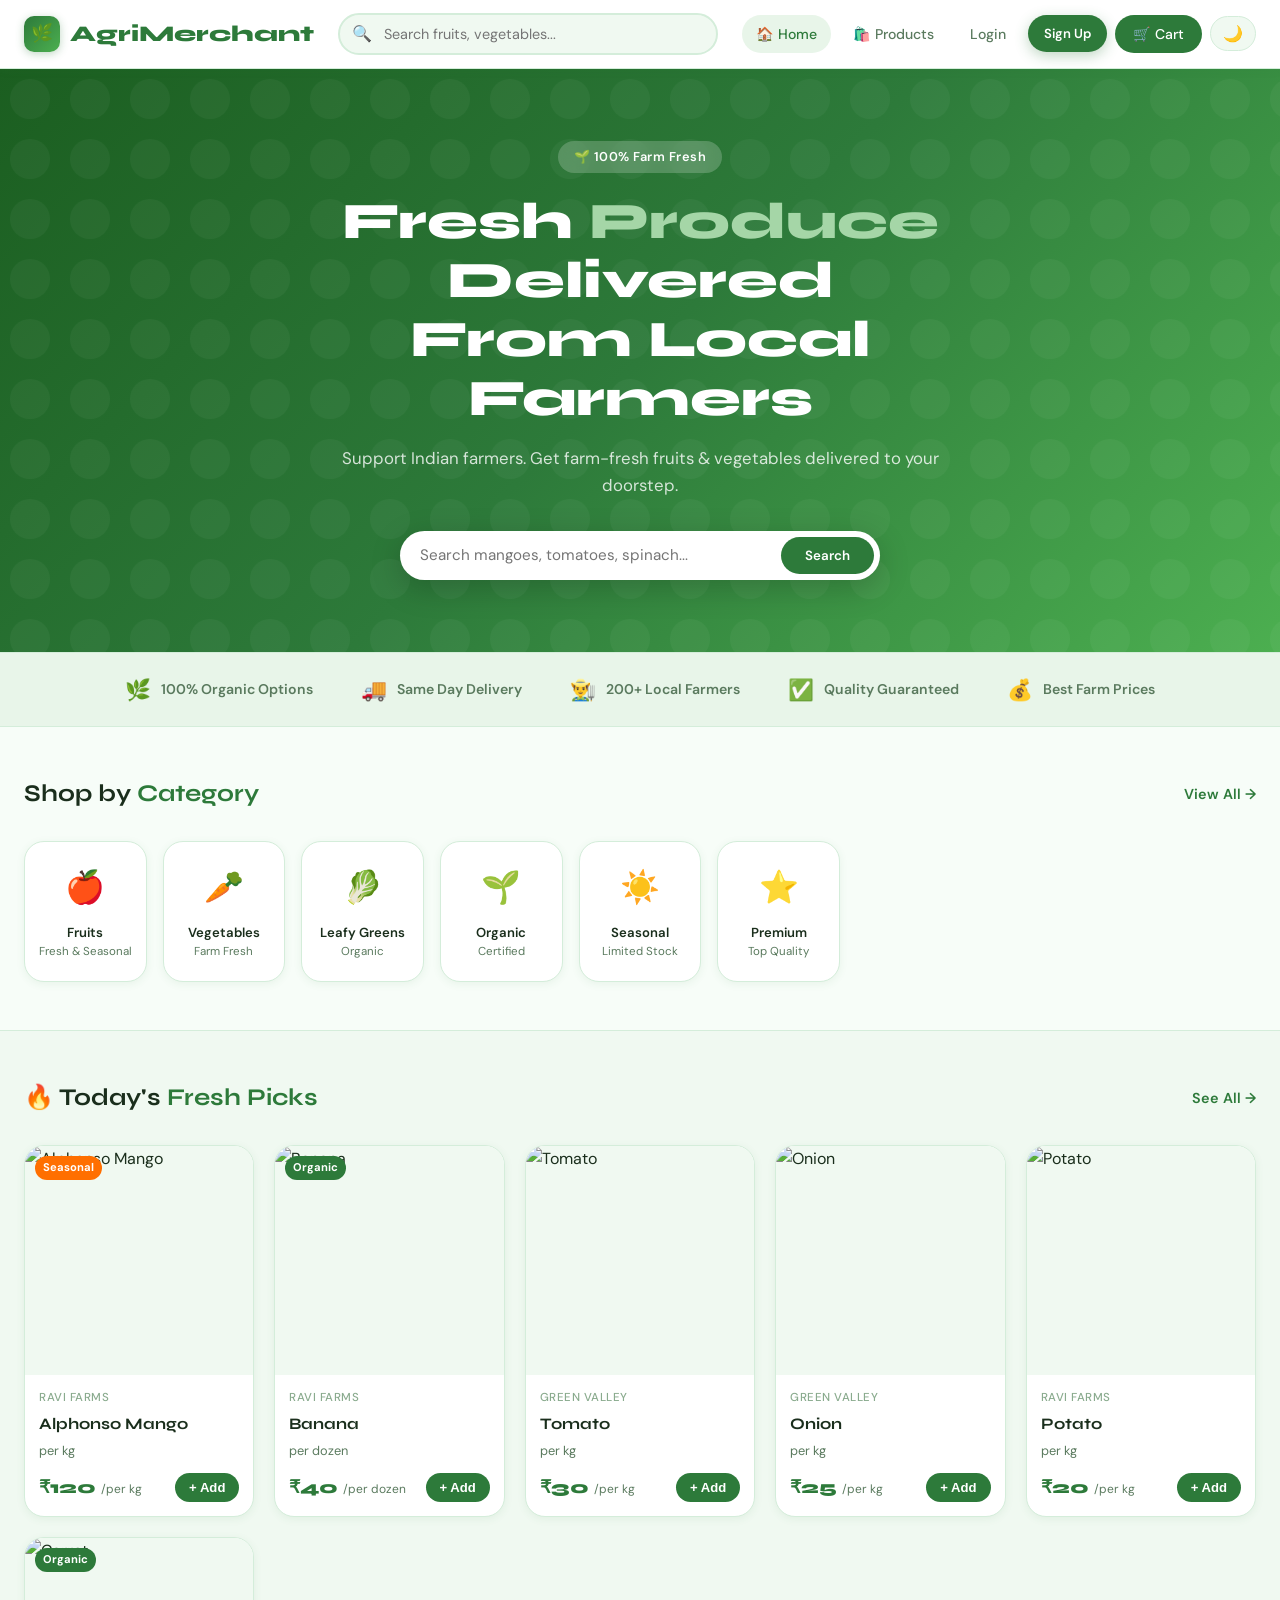
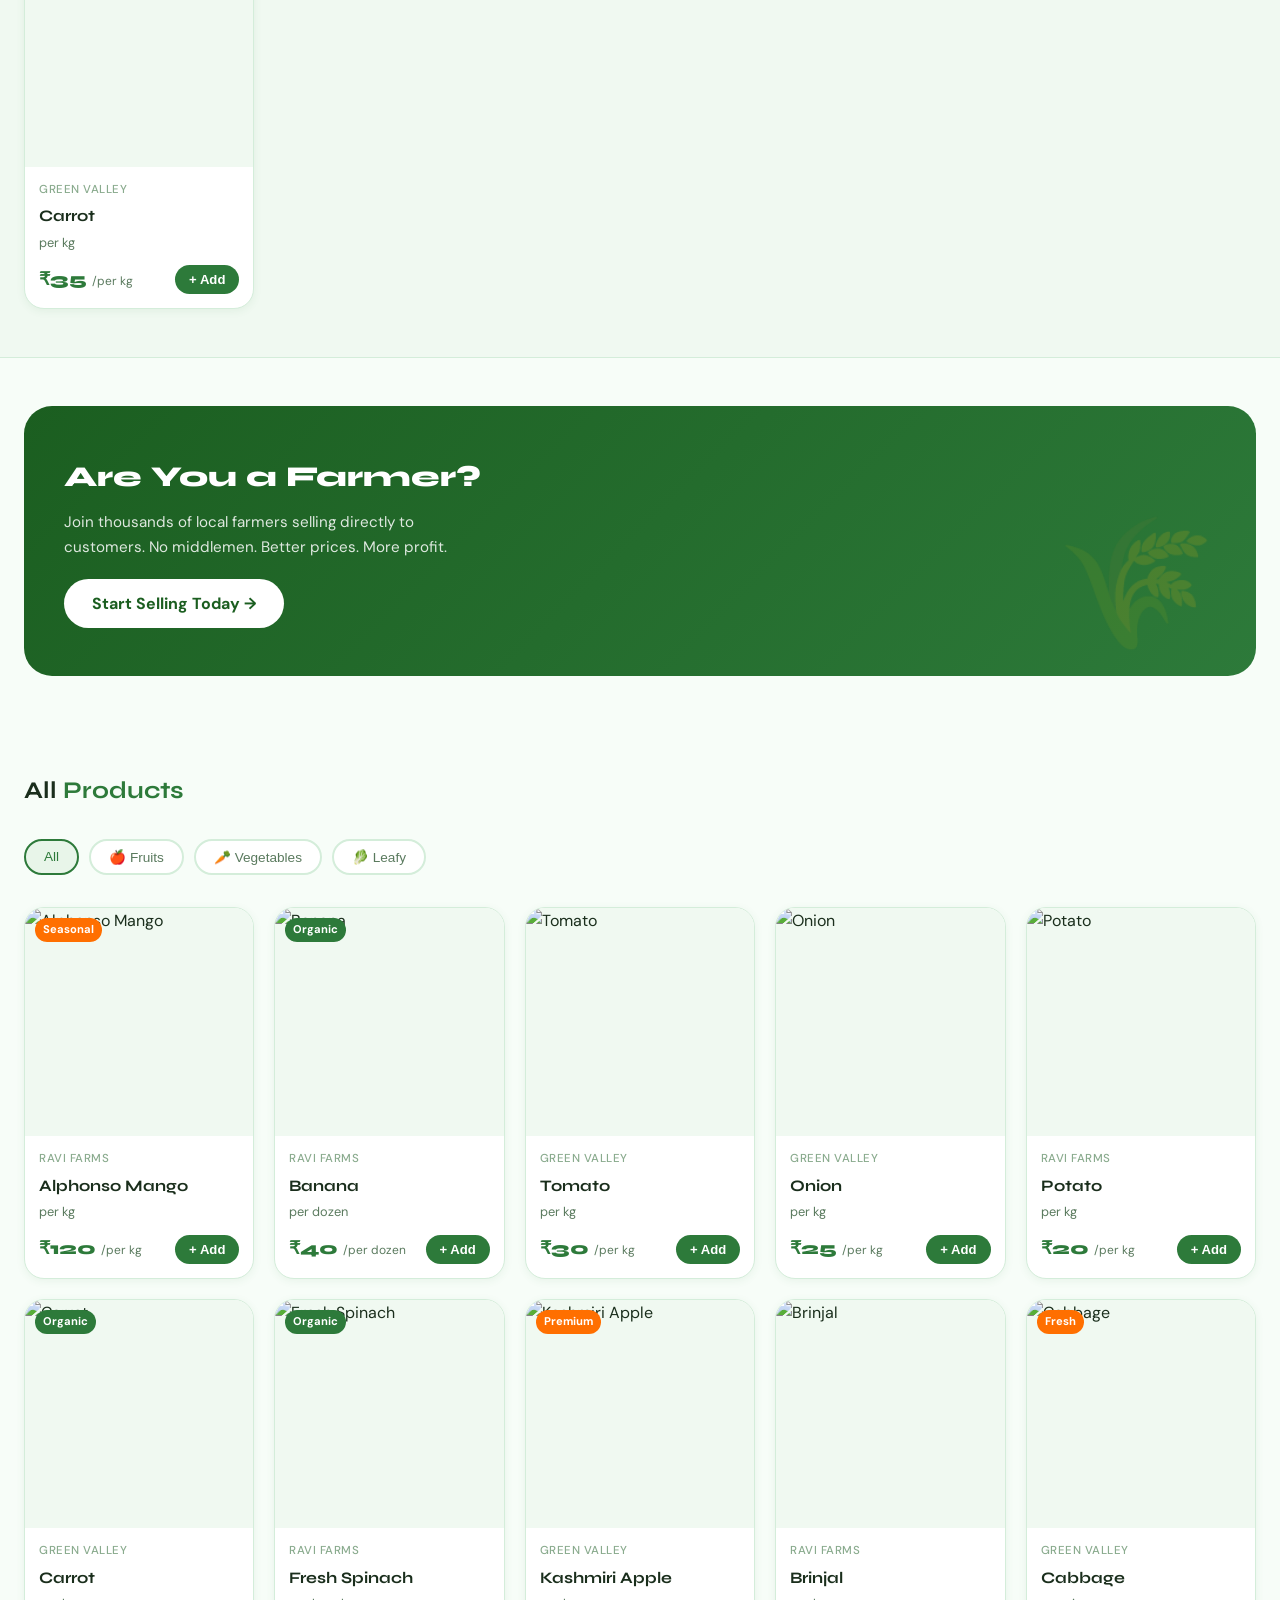
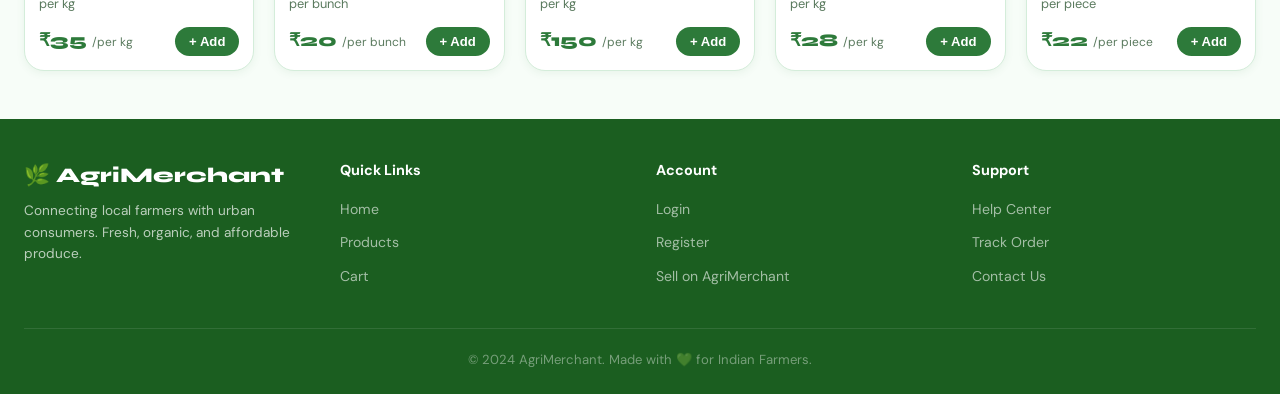
<file: index.html>
<!DOCTYPE html>
<html lang="en">
<head>
  <meta charset="UTF-8">
  <meta name="viewport" content="width=device-width, initial-scale=1.0">
  <title>AgriMerchant – Fresh From Farm to You</title>
  <link rel="stylesheet" href="styles.css">
  <style>
    .categories-scroll {
      display: grid;
      grid-template-columns: repeat(auto-fill, minmax(120px, 1fr));
      gap: 16px;
      margin-bottom: 0;
    }
    .cat-card {
      background: var(--white);
      border: 1px solid var(--border);
      border-radius: var(--radius-lg);
      padding: 20px 12px;
      text-align: center;
      cursor: pointer;
      transition: all var(--transition);
      box-shadow: var(--shadow-sm);
      text-decoration: none;
      display: block;
    }
    .cat-card:hover {
      transform: translateY(-4px);
      box-shadow: var(--shadow-md);
      border-color: var(--primary-light);
      background: var(--primary-pale);
    }
    .cat-icon { font-size: 2rem; margin-bottom: 8px; }
    .cat-name { font-size: 0.82rem; font-weight: 600; color: var(--text); }
    .cat-count { font-size: 0.72rem; color: var(--text-muted); }

    .trust-strip {
      background: var(--primary-pale);
      border-top: 1px solid var(--border);
      border-bottom: 1px solid var(--border);
      padding: 20px 24px;
    }
    .trust-items {
      max-width: 1280px;
      margin: 0 auto;
      display: flex;
      justify-content: center;
      gap: 48px;
      flex-wrap: wrap;
    }
    .trust-item {
      display: flex;
      align-items: center;
      gap: 10px;
      font-size: 0.88rem;
      font-weight: 600;
      color: var(--text-muted);
    }
    .trust-item span { font-size: 1.3rem; }

    .vendor-cta {
      background: linear-gradient(135deg, var(--primary-dark), var(--primary));
      border-radius: var(--radius-xl);
      padding: 48px 40px;
      color: white;
      display: flex;
      align-items: center;
      justify-content: space-between;
      gap: 24px;
      overflow: hidden;
      position: relative;
    }
    .vendor-cta::before {
      content: '🌾';
      position: absolute;
      right: 40px;
      bottom: -10px;
      font-size: 8rem;
      opacity: 0.15;
    }
    .vendor-cta h2 {
      font-family: var(--font-display);
      font-size: 1.8rem;
      font-weight: 800;
      margin-bottom: 10px;
    }
    .vendor-cta p { opacity: 0.85; max-width: 400px; font-size: 0.95rem; }
    .btn-white {
      background: white;
      color: var(--primary-dark);
      font-weight: 700;
      padding: 12px 28px;
      border-radius: 50px;
      text-decoration: none;
      display: inline-block;
      margin-top: 20px;
      transition: all var(--transition);
      font-family: var(--font-body);
    }
    .btn-white:hover { transform: scale(1.05); box-shadow: 0 4px 20px rgba(0,0,0,0.2); }

    @media(max-width: 640px) {
      .vendor-cta { flex-direction: column; text-align: center; }
      .vendor-cta::before { display: none; }
      .trust-items { gap: 24px; }
    }
  </style>
</head>
<body>

<!-- NAVBAR -->
<nav class="navbar">
  <div class="nav-inner">
    <a href="index.html" class="nav-logo">
      <div class="nav-logo-icon">🌿</div>
      AgriMerchant
    </a>
    <div class="nav-search">
      <span class="nav-search-icon">🔍</span>
      <input type="text" placeholder="Search fruits, vegetables..." id="nav-search-input" oninput="navSearch(this.value)">
    </div>
    <div class="nav-links" id="nav-links-wrap">
      <a href="index.html" class="nav-link active">🏠 Home</a>
      <a href="products.html" class="nav-link">🛍️ Products</a>
      <div id="nav-auth-links" class="flex items-center gap-2" style="display:contents"></div>
      <a href="cart.html" class="nav-link nav-cart-btn">
        🛒 Cart
        <span class="cart-badge" style="display:none">0</span>
      </a>
      <button class="dark-toggle">🌙</button>
    </div>
    <button class="hamburger" id="hamburger-btn">
      <span></span><span></span><span></span>
    </button>
  </div>
</nav>

<!-- HERO -->
<section class="hero">
  <div class="hero-content">
    <div class="hero-tag">🌱 100% Farm Fresh</div>
    <h1>Fresh <span>Produce</span> Delivered From Local Farmers</h1>
    <p>Support Indian farmers. Get farm-fresh fruits & vegetables delivered to your doorstep.</p>
    <div class="hero-search">
      <input type="text" placeholder="Search mangoes, tomatoes, spinach..." id="hero-search-input">
      <button onclick="heroSearch()">Search</button>
    </div>
  </div>
</section>

<!-- TRUST STRIP -->
<div class="trust-strip">
  <div class="trust-items">
    <div class="trust-item"><span>🌿</span> 100% Organic Options</div>
    <div class="trust-item"><span>🚚</span> Same Day Delivery</div>
    <div class="trust-item"><span>👨‍🌾</span> 200+ Local Farmers</div>
    <div class="trust-item"><span>✅</span> Quality Guaranteed</div>
    <div class="trust-item"><span>💰</span> Best Farm Prices</div>
  </div>
</div>

<!-- CATEGORIES -->
<section class="section">
  <div class="container">
    <div class="section-header">
      <h2 class="section-title">Shop by <span>Category</span></h2>
      <a href="products.html" class="see-all">View All →</a>
    </div>
    <div class="categories-scroll">
      <a href="products.html?cat=Fruits" class="cat-card">
        <div class="cat-icon">🍎</div>
        <div class="cat-name">Fruits</div>
        <div class="cat-count">Fresh & Seasonal</div>
      </a>
      <a href="products.html?cat=Vegetables" class="cat-card">
        <div class="cat-icon">🥕</div>
        <div class="cat-name">Vegetables</div>
        <div class="cat-count">Farm Fresh</div>
      </a>
      <a href="products.html?cat=Leafy" class="cat-card">
        <div class="cat-icon">🥬</div>
        <div class="cat-name">Leafy Greens</div>
        <div class="cat-count">Organic</div>
      </a>
      <a href="products.html?badge=Organic" class="cat-card">
        <div class="cat-icon">🌱</div>
        <div class="cat-name">Organic</div>
        <div class="cat-count">Certified</div>
      </a>
      <a href="products.html?badge=Seasonal" class="cat-card">
        <div class="cat-icon">☀️</div>
        <div class="cat-name">Seasonal</div>
        <div class="cat-count">Limited Stock</div>
      </a>
      <a href="products.html?badge=Premium" class="cat-card">
        <div class="cat-icon">⭐</div>
        <div class="cat-name">Premium</div>
        <div class="cat-count">Top Quality</div>
      </a>
    </div>
  </div>
</section>

<!-- FEATURED PRODUCTS -->
<section class="section" style="background: var(--surface2); border-top:1px solid var(--border); border-bottom:1px solid var(--border);">
  <div class="container">
    <div class="section-header">
      <h2 class="section-title">🔥 Today's <span>Fresh Picks</span></h2>
      <a href="products.html" class="see-all">See All →</a>
    </div>
    <div class="product-grid" id="featured-grid">
      <div class="spinner-wrap"><div class="spinner"></div></div>
    </div>
  </div>
</section>

<!-- VENDOR CTA -->
<section class="section">
  <div class="container">
    <div class="vendor-cta">
      <div>
        <h2>Are You a Farmer?</h2>
        <p>Join thousands of local farmers selling directly to customers. No middlemen. Better prices. More profit.</p>
        <a href="register.html?role=vendor" class="btn-white">Start Selling Today →</a>
      </div>
    </div>
  </div>
</section>

<!-- ALL PRODUCTS -->
<section class="section">
  <div class="container">
    <div class="section-header">
      <h2 class="section-title">All <span>Products</span></h2>
    </div>
    <div class="category-pills" id="filter-pills">
      <button class="pill active" onclick="filterProducts('', this)">All</button>
      <button class="pill" onclick="filterProducts('Fruits', this)">🍎 Fruits</button>
      <button class="pill" onclick="filterProducts('Vegetables', this)">🥕 Vegetables</button>
      <button class="pill" onclick="filterProducts('Leafy', this)">🥬 Leafy</button>
    </div>
    <div class="product-grid" id="all-products-grid">
      <div class="spinner-wrap"><div class="spinner"></div></div>
    </div>
  </div>
</section>

<!-- FOOTER -->
<footer>
  <div class="footer-inner">
    <div class="footer-grid">
      <div class="footer-brand">
        <h3>🌿 AgriMerchant</h3>
        <p style="font-size:0.85rem;margin-top:6px;">Connecting local farmers with urban consumers. Fresh, organic, and affordable produce.</p>
      </div>
      <div class="footer-col">
        <h4>Quick Links</h4>
        <ul>
          <li><a href="index.html">Home</a></li>
          <li><a href="products.html">Products</a></li>
          <li><a href="cart.html">Cart</a></li>
        </ul>
      </div>
      <div class="footer-col">
        <h4>Account</h4>
        <ul>
          <li><a href="login.html">Login</a></li>
          <li><a href="register.html">Register</a></li>
          <li><a href="register.html?role=vendor">Sell on AgriMerchant</a></li>
        </ul>
      </div>
      <div class="footer-col">
        <h4>Support</h4>
        <ul>
          <li><a href="#">Help Center</a></li>
          <li><a href="#">Track Order</a></li>
          <li><a href="#">Contact Us</a></li>
        </ul>
      </div>
    </div>
    <div class="footer-bottom">
      <p>© 2024 AgriMerchant. Made with 💚 for Indian Farmers.</p>
    </div>
  </div>
</footer>

<script src="utils.js"></script>
<script>
  let allProducts = [];
  let currentFilter = '';

  document.addEventListener('DOMContentLoaded', () => {
    allProducts = getProducts();
    renderFeatured();
    renderAllProducts('');
  });

  function renderFeatured() {
    const grid = document.getElementById('featured-grid');
    const featured = allProducts.slice(0, 6);
    if (!featured.length) {
      grid.innerHTML = '<div class="empty-state"><span class="empty-icon">🌿</span><h3>No products yet</h3></div>';
      return;
    }
    grid.innerHTML = featured.map(p => renderProductCard(p)).join('');
  }

  function renderAllProducts(filter) {
    const grid = document.getElementById('all-products-grid');
    let filtered = allProducts;
    if (filter) filtered = allProducts.filter(p => p.category === filter);
    if (!filtered.length) {
      grid.innerHTML = '<div class="empty-state"><span class="empty-icon">🔍</span><h3>No products found</h3></div>';
      return;
    }
    grid.innerHTML = filtered.map(p => renderProductCard(p)).join('');
  }

  function filterProducts(cat, btn) {
    document.querySelectorAll('#filter-pills .pill').forEach(p => p.classList.remove('active'));
    btn.classList.add('active');
    currentFilter = cat;
    renderAllProducts(cat);
  }

  function heroSearch() {
    const q = document.getElementById('hero-search-input').value.trim();
    if (q) window.location.href = `products.html?q=${encodeURIComponent(q)}`;
  }

  function navSearch(val) {
    if (val.length > 1) {
      // Show inline result on products page
      window.location.href = `products.html?q=${encodeURIComponent(val)}`;
    }
  }

  document.getElementById('hero-search-input').addEventListener('keypress', e => {
    if (e.key === 'Enter') heroSearch();
  });
</script>
</body>
</html>
</file>
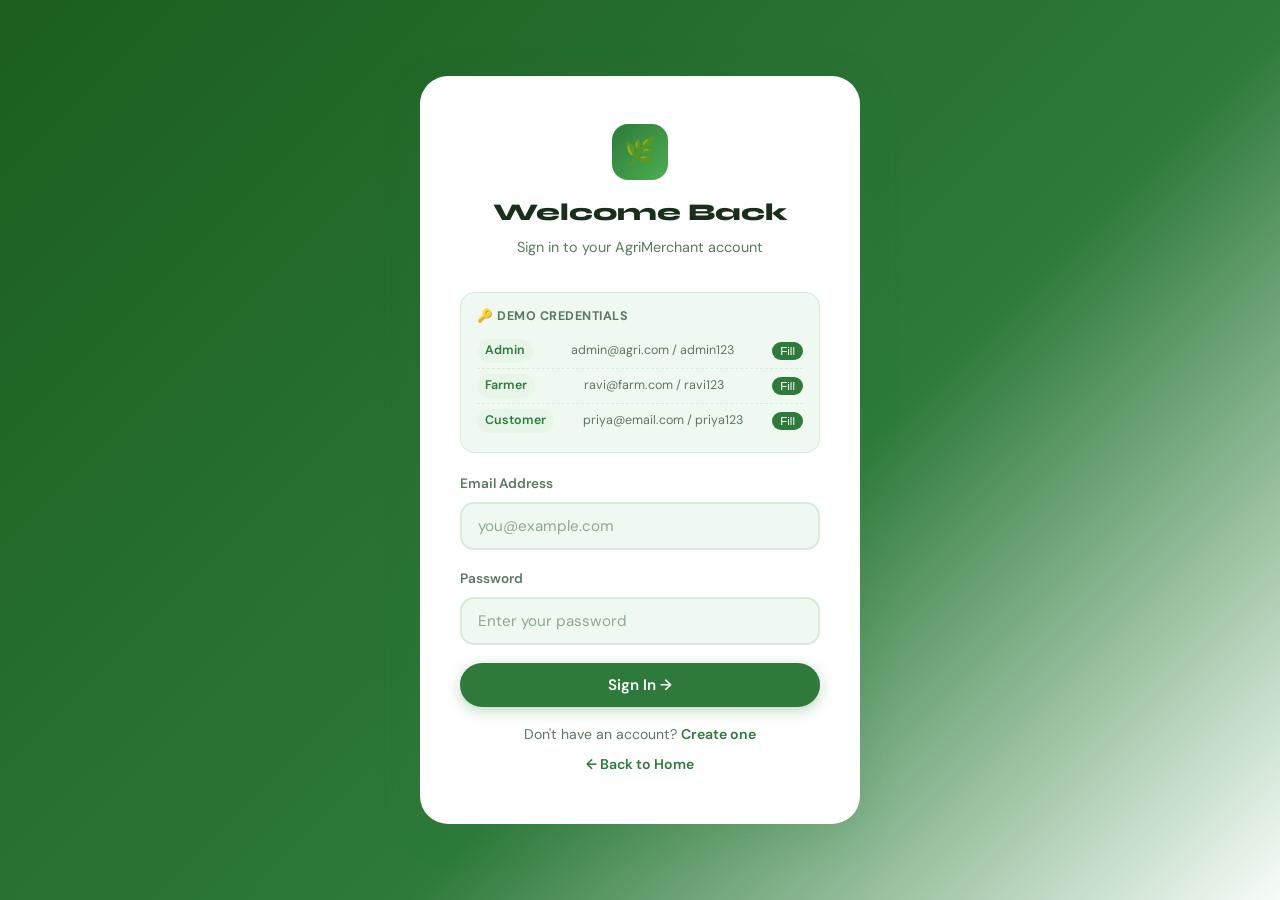
<file: add_products.html>
<!DOCTYPE html>
<html lang="en">
<head>
  <meta charset="UTF-8">
  <meta name="viewport" content="width=device-width, initial-scale=1.0">
  <title>Add Product – AgriMerchant</title>
  <link rel="stylesheet" href="styles.css">
  <style>
    .add-product-wrap {
      max-width: 640px;
      margin: 40px auto;
      padding: 0 24px;
    }
    .form-card {
      background: var(--white);
      border: 1px solid var(--border);
      border-radius: var(--radius-xl);
      padding: 36px;
      box-shadow: var(--shadow-md);
    }
    .form-card-title {
      font-family: var(--font-display);
      font-weight: 800;
      font-size: 1.5rem;
      margin-bottom: 8px;
    }
    .form-grid {
      display: grid;
      grid-template-columns: 1fr 1fr;
      gap: 16px;
    }
    .img-preview-wrap {
      width: 100%;
      height: 180px;
      border-radius: var(--radius-md);
      overflow: hidden;
      border: 2px dashed var(--border);
      display: flex;
      align-items: center;
      justify-content: center;
      background: var(--surface2);
      margin-bottom: 8px;
    }
    .img-preview-wrap img {
      width: 100%;
      height: 100%;
      object-fit: cover;
      display: none;
    }
    .img-placeholder {
      text-align: center;
      color: var(--text-muted);
    }
    .img-placeholder .icon { font-size: 2.5rem; margin-bottom: 8px; }
    .img-placeholder p { font-size: 0.85rem; }
    .suggested-imgs {
      display: flex;
      gap: 8px;
      flex-wrap: wrap;
      margin-top: 8px;
    }
    .suggested-img {
      width: 56px;
      height: 56px;
      border-radius: 8px;
      object-fit: cover;
      cursor: pointer;
      border: 2px solid transparent;
      transition: all var(--transition);
    }
    .suggested-img:hover { border-color: var(--primary); transform: scale(1.05); }
    @media(max-width: 600px) {
      .form-grid { grid-template-columns: 1fr; }
      .form-card { padding: 24px 20px; }
    }
  </style>
</head>
<body>

<!-- NAVBAR -->
<nav class="navbar">
  <div class="nav-inner">
    <a href="index.html" class="nav-logo">
      <div class="nav-logo-icon">🌿</div>
      AgriMerchant
    </a>
    <div class="nav-links" id="nav-links-wrap">
      <a href="vendor_dashboard.html" class="nav-link">← Dashboard</a>
      <span id="nav-auth-links" style="display:contents"></span>
      <button class="dark-toggle">🌙</button>
    </div>
    <button class="hamburger" id="hamburger-btn"><span></span><span></span><span></span></button>
  </div>
</nav>

<div class="add-product-wrap">
  <div class="form-card">
    <div class="form-card-title">➕ Add New Product</div>
    <p class="text-muted mb-3">List your farm produce for customers to discover</p>

    <!-- Image Preview -->
    <div class="form-group">
      <label class="form-label">Product Image</label>
      <div class="img-preview-wrap" id="img-preview-wrap">
        <img id="img-preview" src="" alt="preview">
        <div class="img-placeholder" id="img-placeholder">
          <div class="icon">📸</div>
          <p>Enter image URL below to preview</p>
        </div>
      </div>

      <input type="text" class="form-input" id="prod-img" placeholder="https://images.unsplash.com/..." oninput="previewImage(this.value)">

      <div style="margin-top:8px;">
        <div style="font-size:0.78rem; color:var(--text-muted); margin-bottom:6px;">Quick pick from Unsplash:</div>
        <div class="suggested-imgs">
          <img class="suggested-img" src="https://images.unsplash.com/photo-1553279768-865429fa0078?w=100&q=70" onclick="pickImg('https://images.unsplash.com/photo-1553279768-865429fa0078?w=400&q=80')" title="Mango">
          <img class="suggested-img" src="https://images.unsplash.com/photo-1571771894821-ce9b6c11b08e?w=100&q=70" onclick="pickImg('https://images.unsplash.com/photo-1571771894821-ce9b6c11b08e?w=400&q=80')" title="Banana">
          <img class="suggested-img" src="https://images.unsplash.com/photo-1592924357228-91a4daadcfea?w=100&q=70" onclick="pickImg('https://images.unsplash.com/photo-1592924357228-91a4daadcfea?w=400&q=80')" title="Tomato">
          <img class="suggested-img" src="https://images.unsplash.com/photo-1587735243475-37a298e3a31e?w=100&q=70" onclick="pickImg('https://images.unsplash.com/photo-1587735243475-37a298e3a31e?w=400&q=80')" title="Onion">
          <img class="suggested-img" src="https://images.unsplash.com/photo-1518977676601-b53f82aba655?w=100&q=70" onclick="pickImg('https://images.unsplash.com/photo-1518977676601-b53f82aba655?w=400&q=80')" title="Potato">
          <img class="suggested-img" src="https://images.unsplash.com/photo-1598170845058-32b9d6a5da37?w=100&q=70" onclick="pickImg('https://images.unsplash.com/photo-1598170845058-32b9d6a5da37?w=400&q=80')" title="Carrot">
          <img class="suggested-img" src="https://images.unsplash.com/photo-1576045057995-568f588f82fb?w=100&q=70" onclick="pickImg('https://images.unsplash.com/photo-1576045057995-568f588f82fb?w=400&q=80')" title="Spinach">
          <img class="suggested-img" src="https://images.unsplash.com/photo-1560806887-1e4cd0b6cbd6?w=100&q=70" onclick="pickImg('https://images.unsplash.com/photo-1560806887-1e4cd0b6cbd6?w=400&q=80')" title="Apple">
        </div>
      </div>
    </div>

    <div class="form-group">
      <label class="form-label">Product Name *</label>
      <input type="text" class="form-input" id="prod-name" placeholder="e.g. Alphonso Mango" required>
    </div>

    <div class="form-grid">
      <div class="form-group">
        <label class="form-label">Category *</label>
        <select class="form-input" id="prod-category">
          <option value="Fruits">🍎 Fruits</option>
          <option value="Vegetables">🥕 Vegetables</option>
          <option value="Leafy">🥬 Leafy Greens</option>
          <option value="Other">📦 Other</option>
        </select>
      </div>
      <div class="form-group">
        <label class="form-label">Badge</label>
        <select class="form-input" id="prod-badge">
          <option value="">None</option>
          <option value="Organic">🌱 Organic</option>
          <option value="Seasonal">☀️ Seasonal</option>
          <option value="Premium">⭐ Premium</option>
          <option value="Fresh">💧 Fresh</option>
        </select>
      </div>
    </div>

    <div class="form-grid">
      <div class="form-group">
        <label class="form-label">Price (₹) *</label>
        <input type="number" class="form-input" id="prod-price" placeholder="e.g. 120" min="1">
      </div>
      <div class="form-group">
        <label class="form-label">Stock Quantity *</label>
        <input type="number" class="form-input" id="prod-stock" placeholder="e.g. 50" min="1">
      </div>
    </div>

    <div class="form-group">
      <label class="form-label">Unit *</label>
      <select class="form-input" id="prod-unit">
        <option value="per kg">per kg</option>
        <option value="per dozen">per dozen</option>
        <option value="per piece">per piece</option>
        <option value="per bunch">per bunch</option>
        <option value="per 500g">per 500g</option>
        <option value="per litre">per litre</option>
      </select>
    </div>

    <div class="form-group">
      <label class="form-label">Description (optional)</label>
      <textarea class="form-input" id="prod-desc" rows="3" placeholder="Fresh and organic, harvested this morning from our farm..."></textarea>
    </div>

    <div id="form-error" style="color:#ef5350; font-size:0.85rem; margin-bottom:12px; display:none;"></div>

    <div style="display:flex;gap:12px;">
      <button class="btn btn-primary" style="flex:1" onclick="addProduct()">🌿 List Product</button>
      <a href="vendor_dashboard.html" class="btn btn-secondary">Cancel</a>
    </div>
  </div>
</div>

<script src="utils.js"></script>
<script>
  let vendorUser;

  document.addEventListener('DOMContentLoaded', () => {
    vendorUser = requireAuth('vendor');
  });

  function previewImage(url) {
    const img = document.getElementById('img-preview');
    const placeholder = document.getElementById('img-placeholder');
    if (url) {
      img.src = url;
      img.style.display = 'block';
      placeholder.style.display = 'none';
      img.onerror = () => { img.style.display = 'none'; placeholder.style.display = 'block'; };
    } else {
      img.style.display = 'none';
      placeholder.style.display = 'block';
    }
  }

  function pickImg(url) {
    document.getElementById('prod-img').value = url;
    previewImage(url);
  }

  function addProduct() {
    const errorEl = document.getElementById('form-error');
    errorEl.style.display = 'none';

    const name = document.getElementById('prod-name').value.trim();
    const price = parseFloat(document.getElementById('prod-price').value);
    const stock = parseInt(document.getElementById('prod-stock').value);
    const category = document.getElementById('prod-category').value;
    const unit = document.getElementById('prod-unit').value;
    const badge = document.getElementById('prod-badge').value;
    const img = document.getElementById('prod-img').value.trim() || 'https://images.unsplash.com/photo-1542838132-92c53300491e?w=400&q=80';

    if (!name) { errorEl.textContent = 'Product name is required'; errorEl.style.display = 'block'; return; }
    if (!price || price <= 0) { errorEl.textContent = 'Enter a valid price'; errorEl.style.display = 'block'; return; }
    if (!stock || stock <= 0) { errorEl.textContent = 'Enter a valid stock quantity'; errorEl.style.display = 'block'; return; }

    const product = {
      id: genId('p'),
      name,
      category,
      price,
      unit,
      stock,
      badge,
      img,
      vendorId: vendorUser.id,
      vendorName: vendorUser.farm || vendorUser.name,
      description: document.getElementById('prod-desc').value.trim(),
      createdAt: new Date().toISOString()
    };

    const products = getProducts();
    products.push(product);
    saveProducts(products);

    showToast(`${name} listed successfully! 🌿`);
    setTimeout(() => window.location.href = 'vendor_dashboard.html', 800);
  }
</script>
</body>
</html>
</file>
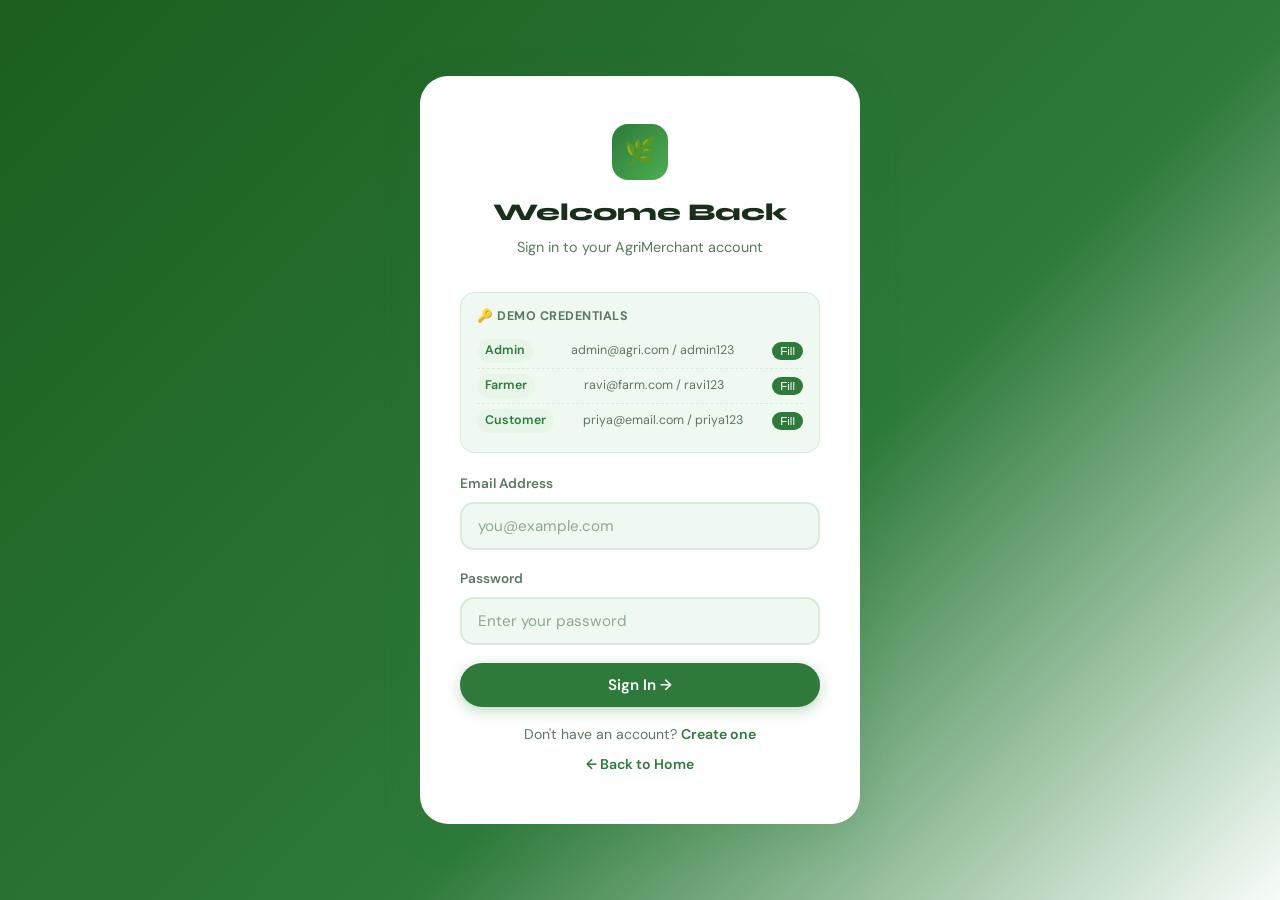
<file: admin_dashboard.html>
<!DOCTYPE html>
<html lang="en">
<head>
  <meta charset="UTF-8">
  <meta name="viewport" content="width=device-width, initial-scale=1.0">
  <title>Admin Dashboard – AgriMerchant</title>
  <link rel="stylesheet" href="styles.css">
  <style>
    .admin-wrap { max-width: 1200px; margin: 0 auto; padding: 32px 24px; }
    .admin-badge {
      display: inline-flex;
      align-items: center;
      gap: 6px;
      background: var(--accent);
      color: white;
      padding: 4px 12px;
      border-radius: 50px;
      font-size: 0.78rem;
      font-weight: 700;
    }
    .search-bar-admin {
      display: flex;
      align-items: center;
      gap: 10px;
      background: var(--surface2);
      border: 1px solid var(--border);
      border-radius: var(--radius-md);
      padding: 8px 16px;
      margin-bottom: 16px;
    }
    .search-bar-admin input {
      flex: 1;
      border: none;
      background: transparent;
      color: var(--text);
      font-family: var(--font-body);
      font-size: 0.9rem;
      outline: none;
    }
    .revenue-highlight {
      background: linear-gradient(135deg, var(--primary-dark), var(--primary));
      color: white;
      border-radius: var(--radius-lg);
      padding: 24px;
      display: flex;
      align-items: center;
      justify-content: space-between;
      margin-bottom: 32px;
    }
    .revenue-highlight .label { opacity: 0.8; font-size: 0.88rem; margin-bottom: 4px; }
    .revenue-highlight .value { font-family: var(--font-display); font-size: 2rem; font-weight: 800; }
    .danger-text { color: #ef5350; }
  </style>
</head>
<body>

<!-- NAVBAR -->
<nav class="navbar">
  <div class="nav-inner">
    <a href="index.html" class="nav-logo">
      <div class="nav-logo-icon">🌿</div>
      AgriMerchant
    </a>
    <div class="nav-links" id="nav-links-wrap">
      <a href="index.html" class="nav-link">🏠 Store</a>
      <a href="admin_dashboard.html" class="nav-link active">⚙️ Admin</a>
      <span id="nav-auth-links" style="display:contents"></span>
      <button class="dark-toggle">🌙</button>
    </div>
    <button class="hamburger" id="hamburger-btn"><span></span><span></span><span></span></button>
  </div>
</nav>

<div class="admin-wrap">
  <!-- Header -->
  <div class="page-header" style="display:flex;align-items:center;justify-content:space-between;flex-wrap:wrap;gap:12px;">
    <div>
      <div style="display:flex;align-items:center;gap:10px;margin-bottom:6px;">
        <h1>Admin Dashboard</h1>
        <span class="admin-badge">⚙️ ADMIN</span>
      </div>
      <p class="text-muted">Full platform control panel</p>
    </div>
    <button onclick="logout()" class="btn btn-danger btn-sm">🚪 Logout</button>
  </div>

  <!-- Revenue Banner -->
  <div class="revenue-highlight" id="revenue-highlight">
    Loading...
  </div>

  <!-- Stats -->
  <div class="stats-grid" id="admin-stats">
    <div class="spinner-wrap" style="grid-column:1/-1"><div class="spinner"></div></div>
  </div>

  <!-- Tabs -->
  <div class="tab-nav" id="tab-nav">
    <button class="tab-btn active" onclick="switchTab('users', this)">👤 Users</button>
    <button class="tab-btn" onclick="switchTab('vendors', this)">👨‍🌾 Farmers</button>
    <button class="tab-btn" onclick="switchTab('products', this)">🌿 Products</button>
    <button class="tab-btn" onclick="switchTab('orders', this)">📦 Orders</button>
  </div>

  <!-- TAB: USERS -->
  <div class="tab-content active" id="tab-users">
    <div class="table-card">
      <div class="table-card-header">
        <span class="table-card-title">👤 All Customers</span>
        <span class="badge badge-info" id="users-count">0 users</span>
      </div>
      <div class="search-bar-admin">
        <span>🔍</span>
        <input type="text" placeholder="Search users..." oninput="filterTable('users-tbody', this.value, 0)">
      </div>
      <div style="overflow-x:auto;">
        <table class="data-table">
          <thead><tr><th>Name</th><th>Email</th><th>Joined</th><th>Orders</th><th>Action</th></tr></thead>
          <tbody id="users-tbody"></tbody>
        </table>
      </div>
    </div>
  </div>

  <!-- TAB: VENDORS -->
  <div class="tab-content" id="tab-vendors">
    <div class="table-card">
      <div class="table-card-header">
        <span class="table-card-title">👨‍🌾 All Farmers / Vendors</span>
        <span class="badge badge-success" id="vendors-count">0 vendors</span>
      </div>
      <div class="search-bar-admin">
        <span>🔍</span>
        <input type="text" placeholder="Search vendors..." oninput="filterTable('vendors-tbody', this.value, 0)">
      </div>
      <div style="overflow-x:auto;">
        <table class="data-table">
          <thead><tr><th>Name</th><th>Farm</th><th>Email</th><th>Location</th><th>Products</th><th>Joined</th><th>Action</th></tr></thead>
          <tbody id="vendors-tbody"></tbody>
        </table>
      </div>
    </div>
  </div>

  <!-- TAB: PRODUCTS -->
  <div class="tab-content" id="tab-products">
    <div class="table-card">
      <div class="table-card-header">
        <span class="table-card-title">🌿 All Products</span>
        <span class="badge badge-success" id="products-count">0 products</span>
      </div>
      <div class="search-bar-admin">
        <span>🔍</span>
        <input type="text" placeholder="Search products..." oninput="filterTable('products-tbody', this.value, 0)">
      </div>
      <div style="overflow-x:auto;">
        <table class="data-table">
          <thead><tr><th>Product</th><th>Vendor</th><th>Category</th><th>Price</th><th>Stock</th><th>Badge</th><th>Action</th></tr></thead>
          <tbody id="products-tbody"></tbody>
        </table>
      </div>
    </div>
  </div>

  <!-- TAB: ORDERS -->
  <div class="tab-content" id="tab-orders">
    <div class="table-card">
      <div class="table-card-header">
        <span class="table-card-title">📦 All Orders</span>
        <span class="badge badge-warning" id="orders-count">0 orders</span>
      </div>
      <div class="search-bar-admin">
        <span>🔍</span>
        <input type="text" placeholder="Search orders..." oninput="filterTable('orders-tbody', this.value, 0)">
      </div>
      <div style="overflow-x:auto;">
        <table class="data-table">
          <thead><tr><th>Order ID</th><th>Customer</th><th>Items</th><th>Total</th><th>Status</th><th>Date</th><th>Action</th></tr></thead>
          <tbody id="orders-tbody"></tbody>
        </table>
      </div>
    </div>
  </div>
</div>

<script src="utils.js"></script>
<script>
  let adminUser;

  document.addEventListener('DOMContentLoaded', () => {
    adminUser = requireAuth('admin');
    if (!adminUser) return;
    renderAll();
  });

  function renderAll() {
    const users = getUsers().filter(u => u.role !== 'admin');
    const vendors = getVendors();
    const products = getProducts();
    const orders = getOrders();
    const totalRevenue = orders.reduce((s, o) => s + o.total, 0);
    const totalOrders = orders.length;
    const pendingOrders = orders.filter(o => o.status === 'Processing').length;

    // Revenue banner
    document.getElementById('revenue-highlight').innerHTML = `
      <div>
        <div class="label">💰 Platform Total Revenue</div>
        <div class="value">₹${totalRevenue.toLocaleString('en-IN')}</div>
      </div>
      <div style="text-align:right;">
        <div class="label">Orders Today</div>
        <div class="value" style="font-size:1.4rem;">${orders.filter(o => new Date(o.createdAt).toDateString() === new Date().toDateString()).length}</div>
      </div>
    `;

    // Stats
    document.getElementById('admin-stats').innerHTML = `
      <div class="stat-card"><div class="stat-icon green">👤</div><div><div class="stat-label">Total Customers</div><div class="stat-value">${users.length}</div></div></div>
      <div class="stat-card"><div class="stat-icon orange">👨‍🌾</div><div><div class="stat-label">Total Farmers</div><div class="stat-value">${vendors.length}</div></div></div>
      <div class="stat-card"><div class="stat-icon blue">🌿</div><div><div class="stat-label">Total Products</div><div class="stat-value">${products.length}</div></div></div>
      <div class="stat-card"><div class="stat-icon purple">📦</div><div><div class="stat-label">Total Orders</div><div class="stat-value">${totalOrders}</div></div></div>
    `;

    // Users
    document.getElementById('users-count').textContent = `${users.length} users`;
    document.getElementById('users-tbody').innerHTML = users.length ? users.map(u => `
      <tr>
        <td><strong>${u.name}</strong></td>
        <td>${u.email}</td>
        <td>${formatDate(u.createdAt)}</td>
        <td>${orders.filter(o => o.customerId === u.id).length}</td>
        <td><button class="btn btn-danger btn-sm" onclick="deleteUser('${u.id}')">🗑️ Delete</button></td>
      </tr>
    `).join('') : '<tr><td colspan="5" class="text-center text-muted" style="padding:20px;">No customers yet</td></tr>';

    // Vendors
    document.getElementById('vendors-count').textContent = `${vendors.length} vendors`;
    document.getElementById('vendors-tbody').innerHTML = vendors.map(v => `
      <tr>
        <td><strong>${v.name}</strong></td>
        <td>${v.farm || '—'}</td>
        <td>${v.email}</td>
        <td>${v.location || '—'}</td>
        <td>${products.filter(p => p.vendorId === v.id).length}</td>
        <td>${formatDate(v.createdAt)}</td>
        <td><button class="btn btn-danger btn-sm" onclick="deleteVendor('${v.id}')">🗑️ Delete</button></td>
      </tr>
    `).join('');

    // Products
    document.getElementById('products-count').textContent = `${products.length} products`;
    document.getElementById('products-tbody').innerHTML = products.map(p => `
      <tr>
        <td>
          <div style="display:flex;align-items:center;gap:10px;">
            <img src="${p.img}" style="width:40px;height:40px;border-radius:8px;object-fit:cover;" onerror="this.src='https://images.unsplash.com/photo-1542838132-92c53300491e?w=400&q=80'">
            <span style="font-weight:600;">${p.name}</span>
          </div>
        </td>
        <td>${p.vendorName}</td>
        <td>${p.category}</td>
        <td style="font-weight:700;color:var(--primary);">₹${p.price}</td>
        <td>${p.stock}</td>
        <td>${p.badge ? `<span class="badge badge-success">${p.badge}</span>` : '—'}</td>
        <td><button class="btn btn-danger btn-sm" onclick="deleteProduct('${p.id}')">🗑️ Delete</button></td>
      </tr>
    `).join('');

    // Orders
    document.getElementById('orders-count').textContent = `${orders.length} orders`;
    document.getElementById('orders-tbody').innerHTML = [...orders].reverse().map(o => `
      <tr>
        <td style="font-family:monospace;font-size:0.8rem;">${o.id}</td>
        <td>${o.customerName}</td>
        <td>${o.items.length} item(s)</td>
        <td style="font-weight:700;color:var(--primary);">₹${o.total}</td>
        <td><span class="badge ${o.status === 'Delivered' ? 'badge-success' : o.status === 'Processing' ? 'badge-warning' : 'badge-info'}">${o.status}</span></td>
        <td>${formatDate(o.createdAt)}</td>
        <td><button class="btn btn-danger btn-sm" onclick="deleteOrder('${o.id}')">🗑️</button></td>
      </tr>
    `).join('');
  }

  function switchTab(tabId, btn) {
    document.querySelectorAll('.tab-btn').forEach(b => b.classList.remove('active'));
    document.querySelectorAll('.tab-content').forEach(c => c.classList.remove('active'));
    btn.classList.add('active');
    document.getElementById(`tab-${tabId}`).classList.add('active');
  }

  function filterTable(tbodyId, query, col) {
    const tbody = document.getElementById(tbodyId);
    const rows = tbody.querySelectorAll('tr');
    const q = query.toLowerCase();
    rows.forEach(row => {
      const text = row.textContent.toLowerCase();
      row.style.display = text.includes(q) ? '' : 'none';
    });
  }

  function deleteUser(id) {
    if (!confirm('Delete this user? This cannot be undone.')) return;
    let users = getUsers();
    users = users.filter(u => u.id !== id);
    saveUsers(users);
    showToast('User deleted', 'info');
    renderAll();
  }

  function deleteVendor(id) {
    if (!confirm('Delete this vendor? Their products will also be removed.')) return;
    let vendors = getVendors();
    vendors = vendors.filter(v => v.id !== id);
    saveVendors(vendors);
    let products = getProducts();
    products = products.filter(p => p.vendorId !== id);
    saveProducts(products);
    showToast('Vendor and products deleted', 'info');
    renderAll();
  }

  function deleteProduct(id) {
    if (!confirm('Delete this product?')) return;
    let products = getProducts();
    products = products.filter(p => p.id !== id);
    saveProducts(products);
    showToast('Product deleted', 'info');
    renderAll();
  }

  function deleteOrder(id) {
    if (!confirm('Delete this order?')) return;
    let orders = getOrders();
    orders = orders.filter(o => o.id !== id);
    saveOrders(orders);
    showToast('Order deleted', 'info');
    renderAll();
  }
</script>
</body>
</html>
</file>
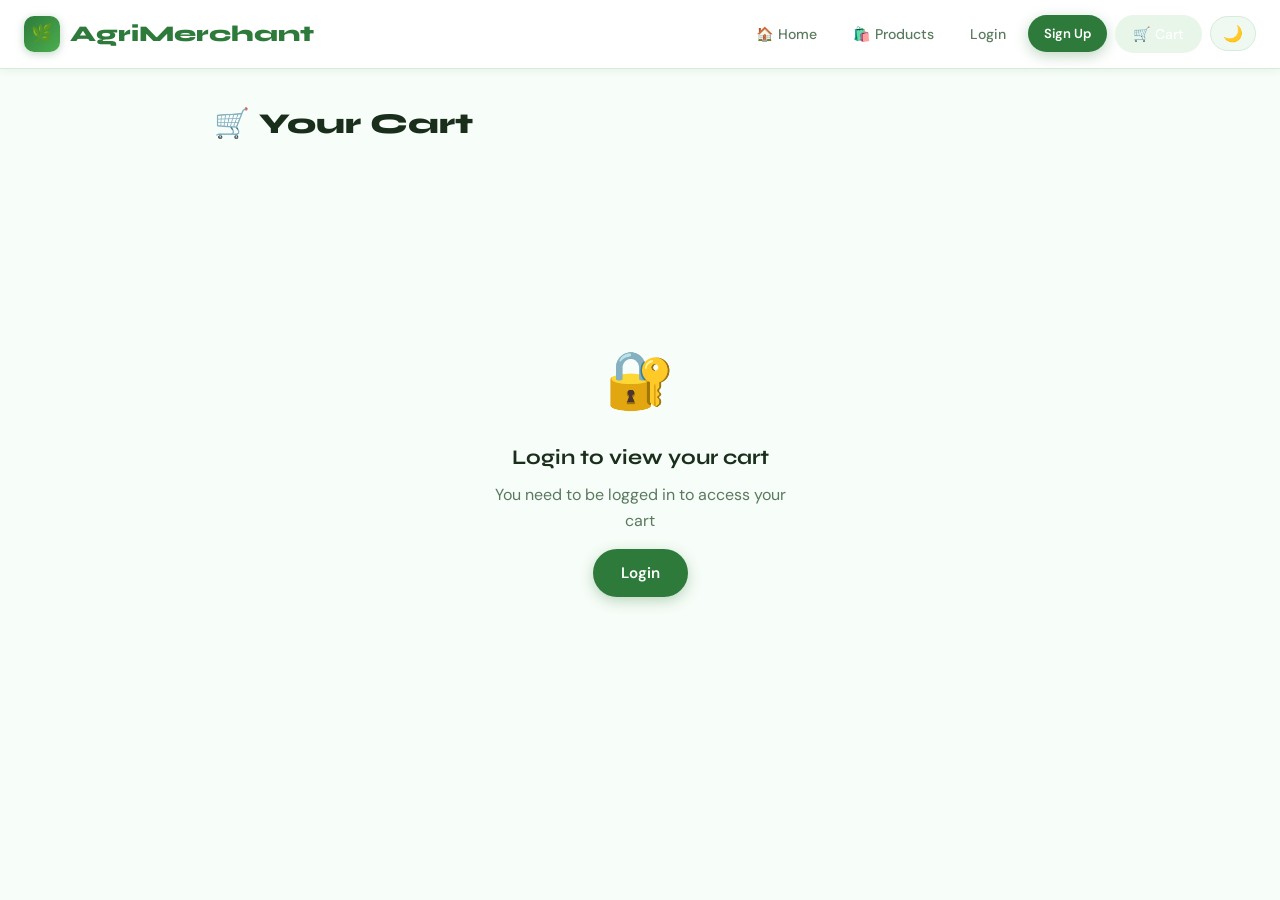
<file: cart.html>
<!DOCTYPE html>
<html lang="en">
<head>
  <meta charset="UTF-8">
  <meta name="viewport" content="width=device-width, initial-scale=1.0">
  <title>Cart – AgriMerchant</title>
  <link rel="stylesheet" href="styles.css">
  <style>
    .page-title {
      font-family: var(--font-display);
      font-weight: 800;
      font-size: 1.8rem;
      color: var(--text);
      padding: 32px 24px 8px;
      max-width: 900px;
      margin: 0 auto;
    }
    .empty-cart-wrap {
      text-align: center;
      padding: 80px 24px;
      max-width: 400px;
      margin: 0 auto;
    }
    .promo-input-wrap {
      display: flex;
      gap: 8px;
      margin: 16px 0;
    }
    .promo-input-wrap input {
      flex: 1;
      padding: 10px 14px;
      border: 2px dashed var(--border);
      border-radius: var(--radius-sm);
      background: var(--surface2);
      color: var(--text);
      font-family: var(--font-body);
      font-size: 0.9rem;
      outline: none;
    }
    .promo-input-wrap input:focus { border-color: var(--primary-light); border-style: solid; }
    .delivery-info {
      background: var(--primary-pale);
      border: 1px solid var(--primary-light);
      border-radius: var(--radius-sm);
      padding: 10px 14px;
      font-size: 0.84rem;
      color: var(--primary-dark);
      display: flex;
      align-items: center;
      gap: 8px;
      margin-bottom: 14px;
    }
    .order-success-modal {
      text-align: center;
    }
    .order-success-modal .check {
      font-size: 4rem;
      margin-bottom: 12px;
    }
    .order-success-modal h3 {
      font-family: var(--font-display);
      font-size: 1.4rem;
      font-weight: 800;
      color: var(--primary);
    }
    .order-success-modal p { color: var(--text-muted); margin: 8px 0 20px; }
  </style>
</head>
<body>

<!-- NAVBAR -->
<nav class="navbar">
  <div class="nav-inner">
    <a href="index.html" class="nav-logo">
      <div class="nav-logo-icon">🌿</div>
      AgriMerchant
    </a>
    <div class="nav-links" id="nav-links-wrap">
      <a href="index.html" class="nav-link">🏠 Home</a>
      <a href="products.html" class="nav-link">🛍️ Products</a>
      <div id="nav-auth-links" style="display:contents"></div>
      <a href="cart.html" class="nav-link nav-cart-btn active">
        🛒 Cart
        <span class="cart-badge" style="display:none">0</span>
      </a>
      <button class="dark-toggle">🌙</button>
    </div>
    <button class="hamburger" id="hamburger-btn">
      <span></span><span></span><span></span>
    </button>
  </div>
</nav>

<div class="page-title">🛒 Your Cart</div>

<div class="cart-wrap" id="cart-wrap">
  <div class="spinner-wrap"><div class="spinner"></div></div>
</div>

<!-- Order Success Modal -->
<div class="modal-overlay hidden" id="success-modal">
  <div class="modal order-success-modal">
    <div class="check">🎉</div>
    <h3>Order Placed!</h3>
    <p>Your fresh produce order has been placed. Farmers have been notified and will deliver soon!</p>
    <div style="display:flex;gap:10px;justify-content:center;flex-wrap:wrap;">
      <a href="products.html" class="btn btn-secondary">Continue Shopping</a>
      <button onclick="closeSuccessModal()" class="btn btn-primary">View Orders</button>
    </div>
  </div>
</div>

<script src="utils.js"></script>
<script>
  document.addEventListener('DOMContentLoaded', () => {
    renderCart();
  });

  function renderCart() {
    const user = getLoggedInUser();
    const wrap = document.getElementById('cart-wrap');

    if (!user) {
      wrap.innerHTML = `
        <div class="empty-cart-wrap">
          <div class="empty-state">
            <span class="empty-icon">🔐</span>
            <h3>Login to view your cart</h3>
            <p>You need to be logged in to access your cart</p>
            <a href="login.html" class="btn btn-primary mt-2">Login</a>
          </div>
        </div>`;
      return;
    }

    const cart = getCart();
    const products = getProducts();

    if (!cart.length) {
      wrap.innerHTML = `
        <div class="empty-cart-wrap">
          <div class="empty-state">
            <span class="empty-icon">🛒</span>
            <h3>Your cart is empty</h3>
            <p>Add some fresh farm produce to get started!</p>
            <a href="products.html" class="btn btn-primary mt-2">Browse Products</a>
          </div>
        </div>`;
      return;
    }

    // Build cart items with product info
    const cartItems = cart.map(ci => {
      const p = products.find(p => p.id === ci.productId);
      return p ? { ...ci, product: p } : null;
    }).filter(Boolean);

    const subtotal = cartItems.reduce((s, i) => s + (i.product.price * i.qty), 0);
    const delivery = subtotal >= 500 ? 0 : 40;
    const total = subtotal + delivery;

    wrap.innerHTML = `
      <div class="cart-grid">
        <div>
          <div class="cart-items" id="cart-items-list">
            ${cartItems.map(item => `
              <div class="cart-item" id="cart-item-${item.productId}">
                <img class="cart-item-img" src="${item.product.img}" alt="${item.product.name}" onerror="this.src='https://images.unsplash.com/photo-1542838132-92c53300491e?w=400&q=80'">
                <div class="cart-item-info">
                  <div class="cart-item-name">${item.product.name}</div>
                  <div class="cart-item-unit">${item.product.vendorName} · ${item.product.unit}</div>
                  <div class="cart-item-unit" style="margin-top:4px;">₹${item.product.price} each</div>
                </div>
                <div class="qty-ctrl">
                  <button class="qty-btn" onclick="changeQty('${item.productId}', -1)">−</button>
                  <span class="qty-val" id="qty-${item.productId}">${item.qty}</span>
                  <button class="qty-btn" onclick="changeQty('${item.productId}', 1)">+</button>
                </div>
                <div class="cart-item-price" id="price-${item.productId}">₹${item.product.price * item.qty}</div>
                <button class="remove-btn" onclick="removeItem('${item.productId}')" title="Remove">🗑️</button>
              </div>
            `).join('')}
          </div>
          <div style="margin-top:16px;display:flex;justify-content:flex-end;">
            <button onclick="clearCart()" class="btn btn-secondary btn-sm">🗑️ Clear Cart</button>
          </div>
        </div>

        <div class="cart-summary">
          <div class="summary-title">Order Summary</div>
          
          <div class="delivery-info">🚚 Free delivery on orders above ₹500!</div>

          <div class="summary-row">
            <span>Subtotal (${cartItems.reduce((s,i)=>s+i.qty,0)} items)</span>
            <span id="summary-subtotal">₹${subtotal}</span>
          </div>
          <div class="summary-row">
            <span>Delivery Fee</span>
            <span id="summary-delivery" style="color:${delivery === 0 ? 'var(--primary)' : ''}">${delivery === 0 ? 'FREE' : '₹' + delivery}</span>
          </div>
          <div class="summary-row total">
            <span>Total</span>
            <span id="summary-total">₹${total}</span>
          </div>

          <div class="promo-input-wrap">
            <input type="text" id="promo-code" placeholder="Promo code (FRESH10)">
            <button class="btn btn-secondary btn-sm" onclick="applyPromo()">Apply</button>
          </div>

          <button class="btn btn-primary btn-block mt-2" onclick="placeOrder()">
            ✅ Place Order · ₹<span id="btn-total">${total}</span>
          </button>

          <a href="products.html" class="btn btn-secondary btn-block mt-1" style="margin-top:10px; text-align:center; text-decoration:none;">
            ← Continue Shopping
          </a>
        </div>
      </div>
    `;
  }

  function changeQty(productId, delta) {
    const cart = getCart();
    const item = cart.find(i => i.productId === productId);
    if (!item) return;
    item.qty = Math.max(1, item.qty + delta);
    saveCart(cart);
    updateCartBadge();
    
    const products = getProducts();
    const product = products.find(p => p.id === productId);
    if (product) {
      document.getElementById(`qty-${productId}`).textContent = item.qty;
      document.getElementById(`price-${productId}`).textContent = `₹${product.price * item.qty}`;
    }
    recalcSummary();
  }

  function removeItem(productId) {
    let cart = getCart();
    cart = cart.filter(i => i.productId !== productId);
    saveCart(cart);
    updateCartBadge();
    if (!cart.length) { renderCart(); return; }
    const el = document.getElementById(`cart-item-${productId}`);
    if (el) { el.style.opacity = '0'; el.style.transform = 'translateX(20px)'; el.style.transition = '0.3s'; setTimeout(() => el.remove(), 300); }
    recalcSummary();
    showToast('Item removed', 'info');
  }

  function clearCart() {
    if (!confirm('Clear all items from cart?')) return;
    saveCart([]);
    updateCartBadge();
    renderCart();
    showToast('Cart cleared', 'info');
  }

  function recalcSummary() {
    const cart = getCart();
    const products = getProducts();
    const cartItems = cart.map(ci => {
      const p = products.find(p => p.id === ci.productId);
      return p ? { ...ci, product: p } : null;
    }).filter(Boolean);

    const subtotal = cartItems.reduce((s, i) => s + (i.product.price * i.qty), 0);
    const delivery = subtotal >= 500 ? 0 : 40;
    const total = subtotal + delivery;

    const subEl = document.getElementById('summary-subtotal');
    const delEl = document.getElementById('summary-delivery');
    const totEl = document.getElementById('summary-total');
    const btnEl = document.getElementById('btn-total');

    if (subEl) subEl.textContent = `₹${subtotal}`;
    if (delEl) { delEl.textContent = delivery === 0 ? 'FREE' : `₹${delivery}`; delEl.style.color = delivery === 0 ? 'var(--primary)' : ''; }
    if (totEl) totEl.textContent = `₹${total}`;
    if (btnEl) btnEl.textContent = total;
  }

  function applyPromo() {
    const code = document.getElementById('promo-code').value.trim().toUpperCase();
    if (code === 'FRESH10') {
      showToast('Promo code applied! 10% off 🎉', 'success');
    } else {
      showToast('Invalid promo code', 'error');
    }
  }

  function placeOrder() {
    const user = getLoggedInUser();
    if (!user) { window.location.href = 'login.html'; return; }

    const cart = getCart();
    const products = getProducts();
    if (!cart.length) { showToast('Cart is empty!', 'warning'); return; }

    const cartItems = cart.map(ci => {
      const p = products.find(p => p.id === ci.productId);
      return p ? { productId: ci.productId, name: p.name, qty: ci.qty, price: p.price, img: p.img, vendorId: p.vendorId, vendorName: p.vendorName } : null;
    }).filter(Boolean);

    const subtotal = cartItems.reduce((s, i) => s + (i.price * i.qty), 0);
    const delivery = subtotal >= 500 ? 0 : 40;
    const total = subtotal + delivery;

    const order = {
      id: `ord-${Date.now()}`,
      customerId: user.id,
      customerName: user.name,
      items: cartItems,
      total,
      delivery,
      status: 'Processing',
      createdAt: new Date().toISOString()
    };

    const orders = getOrders();
    orders.push(order);
    saveOrders(orders);
    saveCart([]);
    updateCartBadge();

    document.getElementById('success-modal').classList.remove('hidden');
  }

  function closeSuccessModal() {
    document.getElementById('success-modal').classList.add('hidden');
    renderCart();
  }
</script>
</body>
</html>
</file>
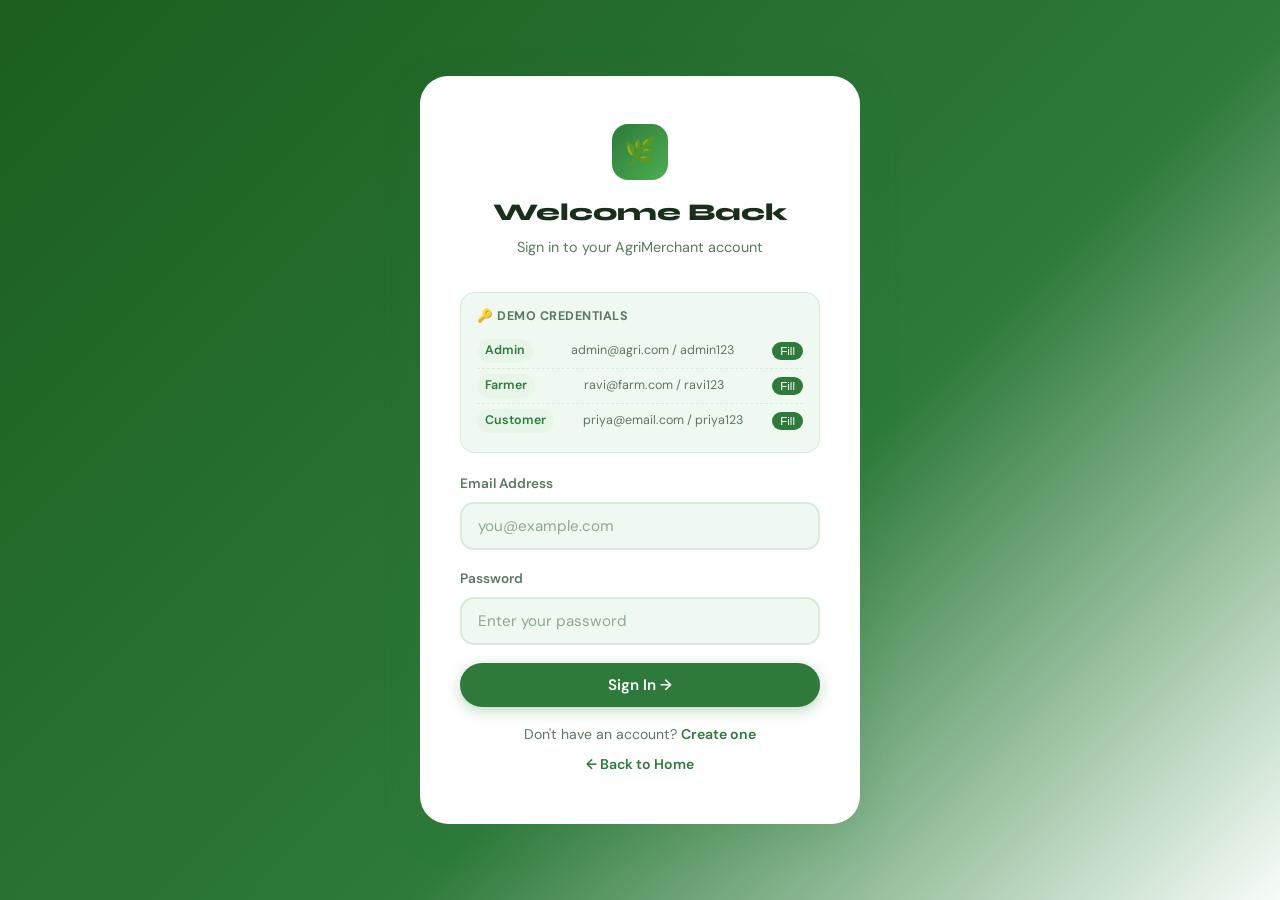
<file: login.html>
<!DOCTYPE html>
<html lang="en">
<head>
  <meta charset="UTF-8">
  <meta name="viewport" content="width=device-width, initial-scale=1.0">
  <title>Login – AgriMerchant</title>
  <link rel="stylesheet" href="styles.css">
  <style>
    .demo-creds {
      background: var(--surface2);
      border: 1px solid var(--border);
      border-radius: var(--radius-md);
      padding: 14px 16px;
      margin-bottom: 20px;
      font-size: 0.82rem;
    }
    .demo-creds h4 { font-weight: 700; margin-bottom: 8px; color: var(--text-muted); font-size: 0.78rem; text-transform: uppercase; letter-spacing: 0.5px; }
    .demo-row {
      display: flex;
      justify-content: space-between;
      align-items: center;
      padding: 5px 0;
      border-bottom: 1px dashed var(--border);
      gap: 8px;
    }
    .demo-row:last-child { border-bottom: none; }
    .demo-role {
      font-size: 0.78rem;
      font-weight: 600;
      background: var(--primary-pale);
      color: var(--primary);
      padding: 2px 8px;
      border-radius: 50px;
      white-space: nowrap;
    }
    .demo-cred-text { font-size: 0.78rem; color: var(--text-muted); }
    .fill-btn {
      font-size: 0.72rem;
      padding: 3px 8px;
      background: var(--primary);
      color: white;
      border: none;
      border-radius: 50px;
      cursor: pointer;
      white-space: nowrap;
    }
  </style>
</head>
<body>
<div class="auth-wrap">
  <div class="auth-card">
    <div class="auth-logo">
      <div class="logo-icon">🌿</div>
      <h2>Welcome Back</h2>
      <p>Sign in to your AgriMerchant account</p>
    </div>

    <!-- Demo Credentials -->
    <div class="demo-creds">
      <h4>🔑 Demo Credentials</h4>
      <div class="demo-row">
        <span class="demo-role">Admin</span>
        <span class="demo-cred-text">admin@agri.com / admin123</span>
        <button class="fill-btn" onclick="fillCreds('admin@agri.com','admin123')">Fill</button>
      </div>
      <div class="demo-row">
        <span class="demo-role">Farmer</span>
        <span class="demo-cred-text">ravi@farm.com / ravi123</span>
        <button class="fill-btn" onclick="fillCreds('ravi@farm.com','ravi123')">Fill</button>
      </div>
      <div class="demo-row">
        <span class="demo-role">Customer</span>
        <span class="demo-cred-text">priya@email.com / priya123</span>
        <button class="fill-btn" onclick="fillCreds('priya@email.com','priya123')">Fill</button>
      </div>
    </div>

    <div class="form-group">
      <label class="form-label">Email Address</label>
      <input type="email" class="form-input" id="login-email" placeholder="you@example.com" required>
    </div>

    <div class="form-group">
      <label class="form-label">Password</label>
      <input type="password" class="form-input" id="login-password" placeholder="Enter your password" required>
    </div>

    <div id="login-error" style="color:#ef5350; font-size:0.85rem; margin-bottom:12px; display:none;"></div>

    <button class="btn btn-primary btn-block" onclick="handleLogin()">Sign In →</button>

    <div class="auth-switch mt-2">
      Don't have an account? <a href="register.html">Create one</a>
    </div>
    <div class="auth-switch mt-1">
      <a href="index.html">← Back to Home</a>
    </div>
  </div>
</div>

<script src="utils.js"></script>
<script>
  // If already logged in, redirect
  const user = getLoggedInUser();
  if (user) {
    if (user.role === 'admin') window.location.href = 'admin_dashboard.html';
    else if (user.role === 'vendor') window.location.href = 'vendor_dashboard.html';
    else window.location.href = 'index.html';
  }

  function fillCreds(email, pass) {
    document.getElementById('login-email').value = email;
    document.getElementById('login-password').value = pass;
  }

  function handleLogin() {
    const email = document.getElementById('login-email').value.trim().toLowerCase();
    const password = document.getElementById('login-password').value;
    const errorEl = document.getElementById('login-error');

    if (!email || !password) {
      errorEl.textContent = 'Please fill in all fields';
      errorEl.style.display = 'block';
      return;
    }

    // Check admin
    const users = getUsers();
    const vendors = getVendors();
    const allAccounts = [...users, ...vendors];
    const account = allAccounts.find(a => a.email.toLowerCase() === email && a.password === password);

    if (!account) {
      errorEl.textContent = '❌ Invalid email or password';
      errorEl.style.display = 'block';
      return;
    }

    localStorage.setItem('loggedInUser', JSON.stringify(account));
    showToast(`Welcome back, ${account.name}! 👋`);

    setTimeout(() => {
      if (account.role === 'admin') window.location.href = 'admin_dashboard.html';
      else if (account.role === 'vendor') window.location.href = 'vendor_dashboard.html';
      else window.location.href = 'index.html';
    }, 600);
  }

  // Enter key support
  document.addEventListener('keypress', e => {
    if (e.key === 'Enter') handleLogin();
  });
</script>
</body>
</html>
</file>
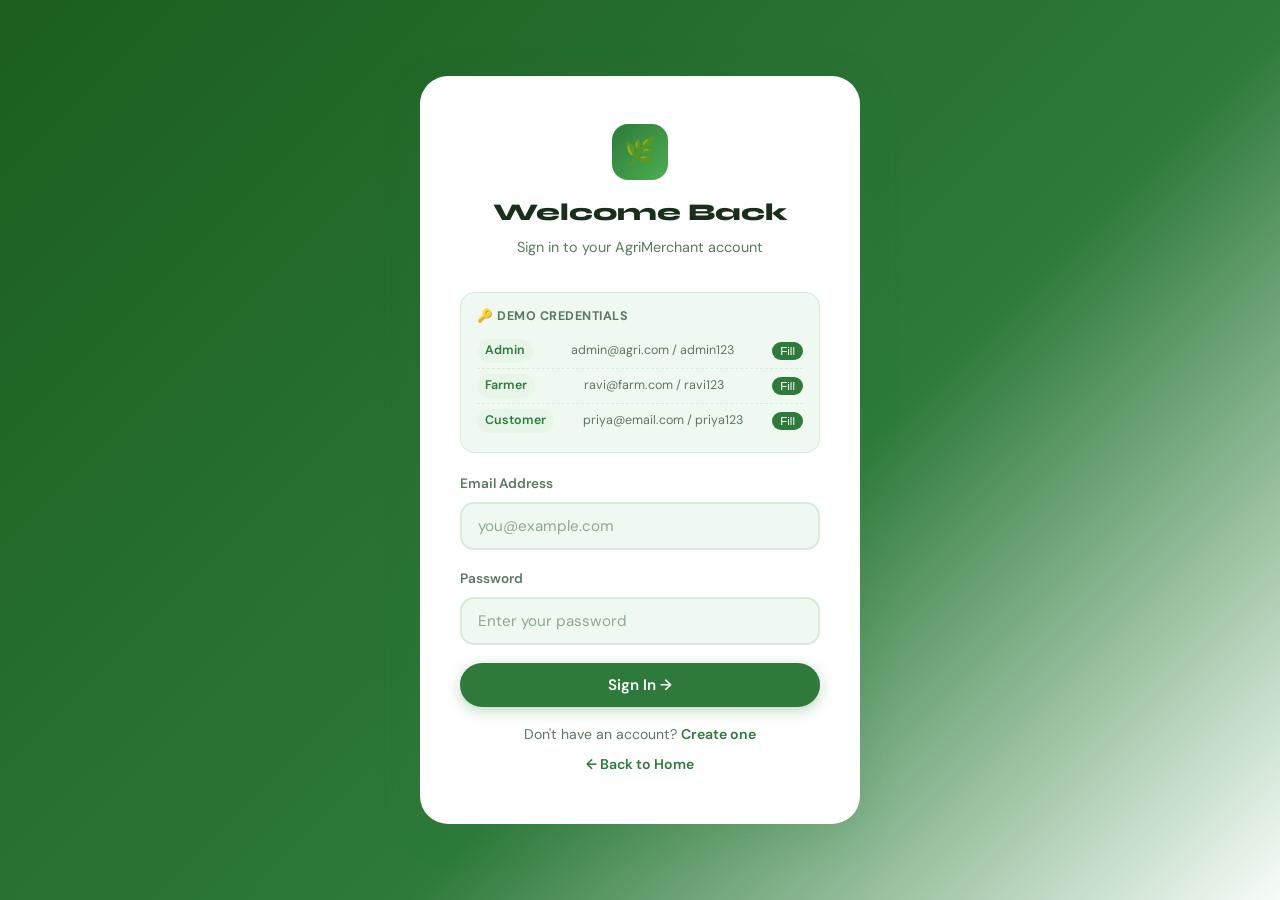
<file: orders_vendor.html>
<!DOCTYPE html>
<html lang="en">
<head>
  <meta charset="UTF-8">
  <meta name="viewport" content="width=device-width, initial-scale=1.0">
  <title>My Orders – AgriMerchant</title>
  <link rel="stylesheet" href="styles.css">
  <style>
    .orders-main { padding: 32px 24px; max-width: 900px; }
    .status-filter { display: flex; gap: 8px; flex-wrap: wrap; margin-bottom: 24px; }
  </style>
</head>
<body>

<!-- NAVBAR -->
<nav class="navbar">
  <div class="nav-inner">
    <a href="index.html" class="nav-logo">
      <div class="nav-logo-icon">🌿</div>
      AgriMerchant
    </a>
    <div class="nav-links" id="nav-links-wrap">
      <a href="vendor_dashboard.html" class="nav-link">← Dashboard</a>
      <span id="nav-auth-links" style="display:contents"></span>
      <button class="dark-toggle">🌙</button>
    </div>
    <button class="hamburger" id="hamburger-btn"><span></span><span></span><span></span></button>
  </div>
</nav>

<div class="vendor-layout">
  <!-- SIDEBAR -->
  <aside class="sidebar">
    <div style="font-size:0.75rem; font-weight:700; color:var(--text-muted); text-transform:uppercase; letter-spacing:0.5px; margin-bottom:14px; padding: 0 14px;">Menu</div>
    <nav class="sidebar-nav">
      <a href="vendor_dashboard.html" class="sidebar-link">📊 Dashboard</a>
      <a href="add_products.html" class="sidebar-link">➕ Add Product</a>
      <a href="orders_vendor.html" class="sidebar-link active">📦 My Orders</a>
      <a href="products.html" class="sidebar-link">🛍️ View Store</a>
      <hr style="border:none;border-top:1px solid var(--border);margin:10px 0;">
      <a href="#" onclick="logout()" class="sidebar-link" style="color:#ef5350;">🚪 Logout</a>
    </nav>
  </aside>

  <main class="orders-main">
    <div class="page-header">
      <h1>📦 My Orders</h1>
      <p>Orders containing your products</p>
    </div>

    <div class="status-filter" id="status-filter">
      <button class="pill active" onclick="filterOrders('', this)">All Orders</button>
      <button class="pill" onclick="filterOrders('Processing', this)">🟡 Processing</button>
      <button class="pill" onclick="filterOrders('Shipped', this)">🔵 Shipped</button>
      <button class="pill" onclick="filterOrders('Delivered', this)">🟢 Delivered</button>
    </div>

    <div id="orders-list">
      <div class="spinner-wrap"><div class="spinner"></div></div>
    </div>
  </main>
</div>

<script src="utils.js"></script>
<script>
  let vendorUser;
  let vendorOrders = [];

  document.addEventListener('DOMContentLoaded', () => {
    vendorUser = requireAuth('vendor');
    if (!vendorUser) return;
    vendorOrders = getOrders().filter(o => o.items.some(i => i.vendorId === vendorUser.id));
    renderOrders('');
  });

  function filterOrders(status, btn) {
    document.querySelectorAll('#status-filter .pill').forEach(p => p.classList.remove('active'));
    btn.classList.add('active');
    renderOrders(status);
  }

  function renderOrders(statusFilter) {
    const list = document.getElementById('orders-list');
    let orders = vendorOrders;
    if (statusFilter) orders = orders.filter(o => o.status === statusFilter);

    if (!orders.length) {
      list.innerHTML = `<div class="empty-state"><span class="empty-icon">📭</span><h3>No orders found</h3><p>Orders will appear here when customers buy your products</p></div>`;
      return;
    }

    list.innerHTML = [...orders].reverse().map(order => {
      const myItems = order.items.filter(i => i.vendorId === vendorUser.id);
      const myTotal = myItems.reduce((s, i) => s + i.price * i.qty, 0);
      return `
        <div class="order-card">
          <div class="order-header">
            <div>
              <div class="order-id">#${order.id}</div>
              <div class="order-date">📅 ${formatDate(order.createdAt)} · 👤 ${order.customerName}</div>
            </div>
            <div style="display:flex;align-items:center;gap:10px;">
              <span class="badge ${order.status === 'Delivered' ? 'badge-success' : order.status === 'Processing' ? 'badge-warning' : 'badge-info'}">${order.status}</span>
              <select class="form-input" style="padding:6px 10px;font-size:0.82rem;width:auto;" onchange="updateStatus('${order.id}', this.value)">
                <option ${order.status==='Processing'?'selected':''}>Processing</option>
                <option ${order.status==='Shipped'?'selected':''}>Shipped</option>
                <option ${order.status==='Delivered'?'selected':''}>Delivered</option>
                <option ${order.status==='Cancelled'?'selected':''}>Cancelled</option>
              </select>
            </div>
          </div>
          <div class="order-items-list">
            ${myItems.map(item => `
              <div class="order-item-row">
                <img src="${item.img}" class="order-item-img" onerror="this.src='https://images.unsplash.com/photo-1542838132-92c53300491e?w=400&q=80'">
                <div style="flex:1;">
                  <div style="font-weight:600;">${item.name}</div>
                  <div style="color:var(--text-muted);font-size:0.78rem;">Qty: ${item.qty} × ₹${item.price}</div>
                </div>
                <div style="font-weight:700;color:var(--primary);">₹${item.price * item.qty}</div>
              </div>
            `).join('')}
          </div>
          <div class="order-total-row">
            <span style="color:var(--text-muted);font-size:0.88rem;">${myItems.length} item(s)</span>
            <div style="font-family:var(--font-display);font-weight:800;font-size:1.1rem;color:var(--primary);">₹${myTotal}</div>
          </div>
        </div>
      `;
    }).join('');
  }

  function updateStatus(orderId, newStatus) {
    const orders = getOrders();
    const order = orders.find(o => o.id === orderId);
    if (order) {
      order.status = newStatus;
      saveOrders(orders);
      vendorOrders = orders.filter(o => o.items.some(i => i.vendorId === vendorUser.id));
      showToast(`Order status updated to ${newStatus}`);
    }
  }
</script>
</body>
</html>
</file>
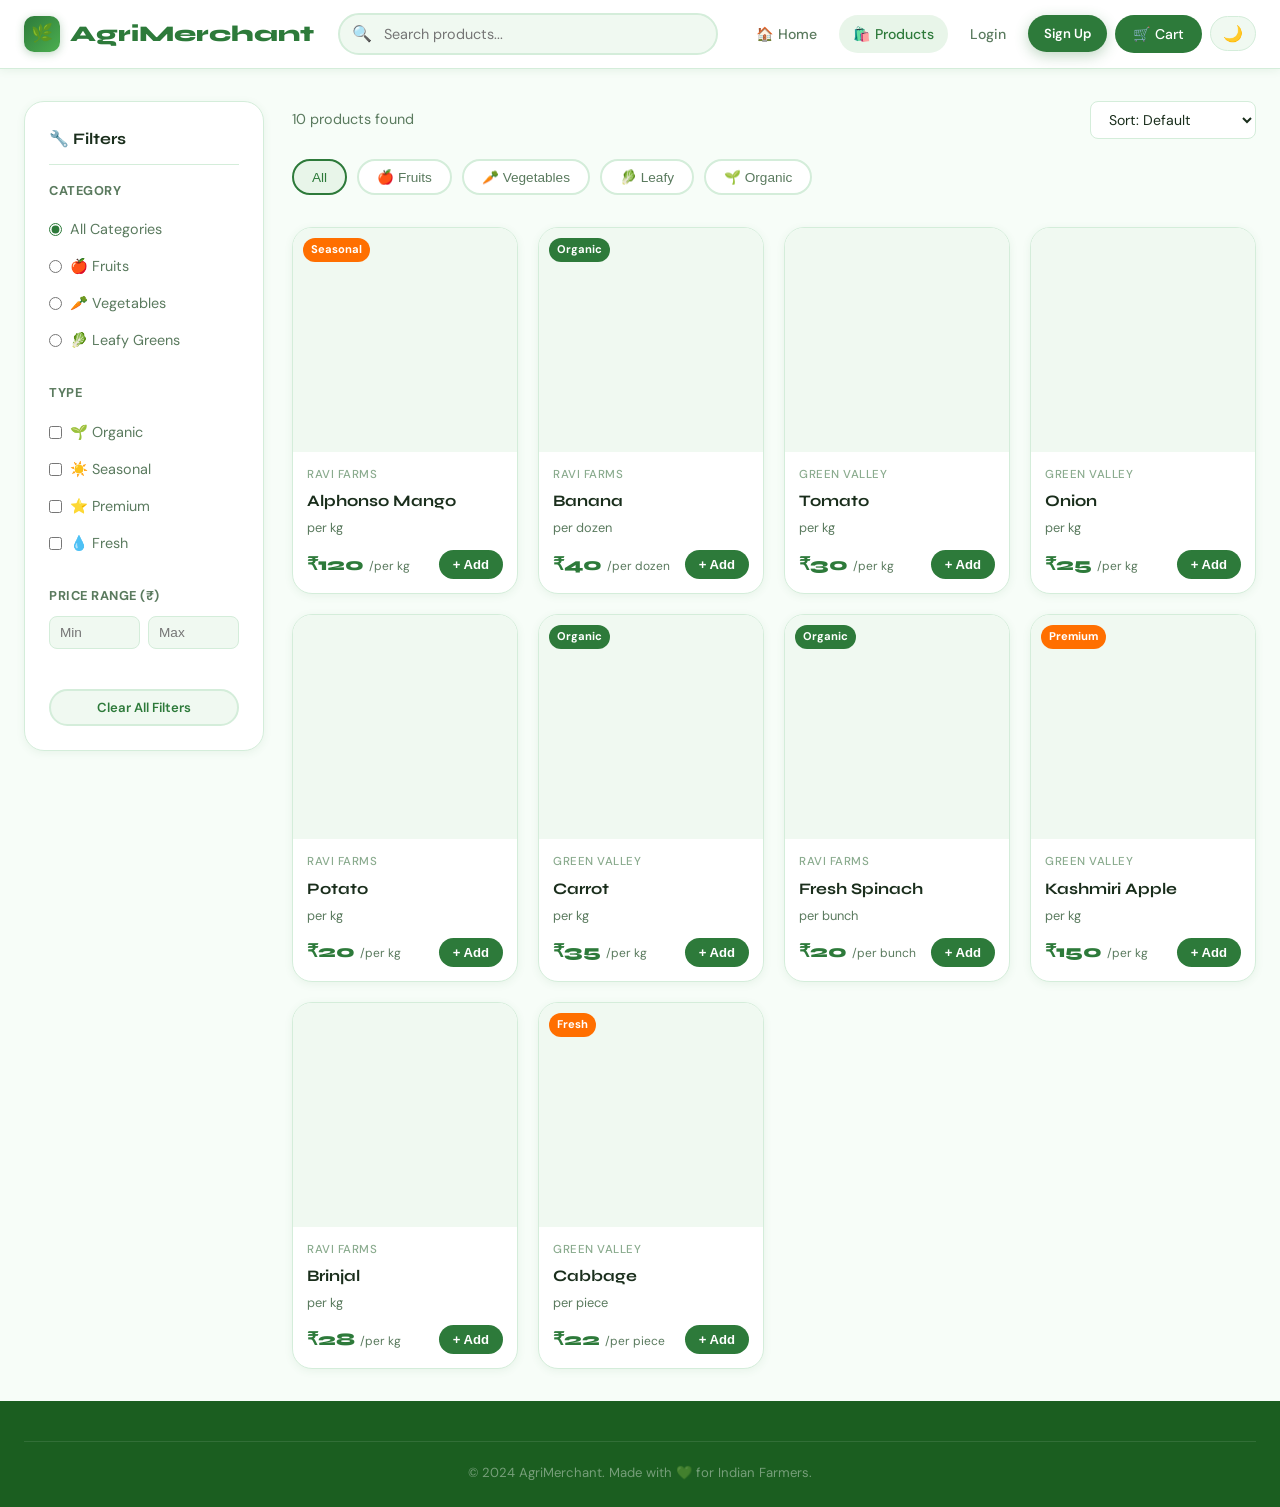
<file: products.html>
<!DOCTYPE html>
<html lang="en">
<head>
  <meta charset="UTF-8">
  <meta name="viewport" content="width=device-width, initial-scale=1.0">
  <title>Products – AgriMerchant</title>
  <link rel="stylesheet" href="styles.css">
  <style>
    .products-layout {
      display: grid;
      grid-template-columns: 240px 1fr;
      gap: 28px;
      max-width: 1280px;
      margin: 0 auto;
      padding: 32px 24px;
      align-items: start;
    }
    .filters-panel {
      background: var(--white);
      border: 1px solid var(--border);
      border-radius: var(--radius-lg);
      padding: 24px;
      box-shadow: var(--shadow-sm);
      position: sticky;
      top: 88px;
    }
    .filter-title {
      font-family: var(--font-display);
      font-weight: 700;
      font-size: 1rem;
      margin-bottom: 16px;
      padding-bottom: 12px;
      border-bottom: 1px solid var(--border);
    }
    .filter-section { margin-bottom: 24px; }
    .filter-section-label {
      font-size: 0.8rem;
      font-weight: 700;
      color: var(--text-muted);
      text-transform: uppercase;
      letter-spacing: 0.5px;
      margin-bottom: 10px;
    }
    .filter-option {
      display: flex;
      align-items: center;
      gap: 8px;
      padding: 7px 0;
      cursor: pointer;
      font-size: 0.9rem;
      color: var(--text-muted);
      transition: color var(--transition);
    }
    .filter-option:hover { color: var(--primary); }
    .filter-option input { accent-color: var(--primary); }
    .price-inputs { display: flex; gap: 8px; }
    .price-input {
      width: 100%;
      padding: 8px 10px;
      border: 1px solid var(--border);
      border-radius: var(--radius-sm);
      background: var(--surface2);
      color: var(--text);
      font-size: 0.85rem;
      outline: none;
    }
    .price-input:focus { border-color: var(--primary-light); }
    .products-header {
      display: flex;
      align-items: center;
      justify-content: space-between;
      margin-bottom: 20px;
    }
    .results-count {
      font-size: 0.9rem;
      color: var(--text-muted);
    }
    .sort-select {
      padding: 8px 14px;
      border: 1px solid var(--border);
      border-radius: var(--radius-sm);
      background: var(--white);
      color: var(--text);
      font-family: var(--font-body);
      font-size: 0.88rem;
      cursor: pointer;
      outline: none;
    }
    .mobile-filter-btn {
      display: none;
      align-items: center;
      gap: 6px;
      padding: 8px 16px;
      border: 1px solid var(--border);
      border-radius: 50px;
      background: var(--white);
      color: var(--text);
      font-family: var(--font-body);
      font-weight: 600;
      font-size: 0.88rem;
      cursor: pointer;
    }
    @media(max-width: 768px) {
      .products-layout { grid-template-columns: 1fr; padding: 16px; }
      .filters-panel { display: none; position: fixed; inset: 0; z-index: 1500; border-radius: 0; overflow-y: auto; }
      .filters-panel.open { display: block; }
      .mobile-filter-btn { display: flex; }
      .filter-close-btn {
        display: flex;
        justify-content: space-between;
        margin-bottom: 16px;
      }
    }
    @media(min-width: 769px) {
      .filter-close-btn { display: none; }
    }
  </style>
</head>
<body>

<!-- NAVBAR -->
<nav class="navbar">
  <div class="nav-inner">
    <a href="index.html" class="nav-logo">
      <div class="nav-logo-icon">🌿</div>
      AgriMerchant
    </a>
    <div class="nav-search">
      <span class="nav-search-icon">🔍</span>
      <input type="text" placeholder="Search products..." id="search-input" oninput="handleSearch(this.value)">
    </div>
    <div class="nav-links" id="nav-links-wrap">
      <a href="index.html" class="nav-link">🏠 Home</a>
      <a href="products.html" class="nav-link active">🛍️ Products</a>
      <div id="nav-auth-links" style="display:contents"></div>
      <a href="cart.html" class="nav-link nav-cart-btn">
        🛒 Cart
        <span class="cart-badge" style="display:none">0</span>
      </a>
      <button class="dark-toggle">🌙</button>
    </div>
    <button class="hamburger" id="hamburger-btn">
      <span></span><span></span><span></span>
    </button>
  </div>
</nav>

<div class="products-layout">
  <!-- FILTERS SIDEBAR -->
  <aside class="filters-panel" id="filters-panel">
    <div class="filter-close-btn">
      <span class="filter-title">Filters</span>
      <button onclick="closeFilters()" style="background:none;border:none;font-size:1.4rem;cursor:pointer;color:var(--text)">✕</button>
    </div>
    <div class="filter-title" style="display:none" id="desktop-filter-title">🔧 Filters</div>

    <div class="filter-section">
      <div class="filter-section-label">Category</div>
      <label class="filter-option"><input type="radio" name="cat" value="" checked onchange="applyFilters()"> All Categories</label>
      <label class="filter-option"><input type="radio" name="cat" value="Fruits" onchange="applyFilters()"> 🍎 Fruits</label>
      <label class="filter-option"><input type="radio" name="cat" value="Vegetables" onchange="applyFilters()"> 🥕 Vegetables</label>
      <label class="filter-option"><input type="radio" name="cat" value="Leafy" onchange="applyFilters()"> 🥬 Leafy Greens</label>
    </div>

    <div class="filter-section">
      <div class="filter-section-label">Type</div>
      <label class="filter-option"><input type="checkbox" value="Organic" onchange="applyFilters()"> 🌱 Organic</label>
      <label class="filter-option"><input type="checkbox" value="Seasonal" onchange="applyFilters()"> ☀️ Seasonal</label>
      <label class="filter-option"><input type="checkbox" value="Premium" onchange="applyFilters()"> ⭐ Premium</label>
      <label class="filter-option"><input type="checkbox" value="Fresh" onchange="applyFilters()"> 💧 Fresh</label>
    </div>

    <div class="filter-section">
      <div class="filter-section-label">Price Range (₹)</div>
      <div class="price-inputs">
        <input type="number" class="price-input" placeholder="Min" id="price-min" oninput="applyFilters()">
        <input type="number" class="price-input" placeholder="Max" id="price-max" oninput="applyFilters()">
      </div>
    </div>

    <button class="btn btn-secondary btn-sm btn-block mt-2" onclick="clearFilters()">Clear All Filters</button>
  </aside>

  <!-- PRODUCTS MAIN -->
  <main>
    <div class="products-header">
      <div style="display:flex; align-items:center; gap:12px;">
        <button class="mobile-filter-btn" onclick="openFilters()">⚙️ Filters</button>
        <span class="results-count" id="results-count">Loading...</span>
      </div>
      <select class="sort-select" id="sort-select" onchange="applyFilters()">
        <option value="">Sort: Default</option>
        <option value="price-asc">Price: Low to High</option>
        <option value="price-desc">Price: High to Low</option>
        <option value="name">Name A-Z</option>
      </select>
    </div>

    <div class="category-pills" id="quick-filters">
      <button class="pill active" onclick="quickFilter('', this)">All</button>
      <button class="pill" onclick="quickFilter('Fruits', this)">🍎 Fruits</button>
      <button class="pill" onclick="quickFilter('Vegetables', this)">🥕 Vegetables</button>
      <button class="pill" onclick="quickFilter('Leafy', this)">🥬 Leafy</button>
      <button class="pill" onclick="quickFilter('organic', this)">🌱 Organic</button>
    </div>

    <div class="product-grid" id="product-grid">
      <div class="spinner-wrap" style="grid-column:1/-1"><div class="spinner"></div></div>
    </div>

    <div id="no-results" class="empty-state hidden">
      <span class="empty-icon">🔍</span>
      <h3>No products found</h3>
      <p>Try adjusting your filters or search term</p>
      <button class="btn btn-primary mt-2" onclick="clearFilters()">Clear Filters</button>
    </div>
  </main>
</div>

<!-- FOOTER -->
<footer>
  <div class="footer-inner">
    <div class="footer-bottom"><p>© 2024 AgriMerchant. Made with 💚 for Indian Farmers.</p></div>
  </div>
</footer>

<script src="utils.js"></script>
<script>
  let allProducts = [];
  let searchQuery = '';

  document.addEventListener('DOMContentLoaded', () => {
    allProducts = getProducts();
    // Check URL params
    const params = new URLSearchParams(window.location.search);
    const q = params.get('q');
    const cat = params.get('cat');
    const badge = params.get('badge');
    if (q) {
      searchQuery = q;
      document.getElementById('search-input').value = q;
    }
    if (cat) {
      const radios = document.querySelectorAll('input[name="cat"]');
      radios.forEach(r => { if (r.value === cat) { r.checked = true; } });
    }
    if (badge) {
      const checks = document.querySelectorAll('input[type="checkbox"]');
      checks.forEach(c => { if (c.value === badge) c.checked = true; });
    }
    applyFilters();
    document.getElementById('desktop-filter-title').style.display = 'block';
  });

  function handleSearch(val) {
    searchQuery = val.toLowerCase();
    applyFilters();
  }

  function quickFilter(cat, btn) {
    document.querySelectorAll('#quick-filters .pill').forEach(p => p.classList.remove('active'));
    btn.classList.add('active');
    if (cat === 'organic') {
      // Check organic checkbox
      document.querySelectorAll('input[type="checkbox"]').forEach(c => c.checked = false);
      document.querySelector('input[value="Organic"]').checked = true;
      document.querySelectorAll('input[name="cat"]')[0].checked = true;
    } else {
      document.querySelectorAll('input[type="checkbox"]').forEach(c => c.checked = false);
      const radios = document.querySelectorAll('input[name="cat"]');
      radios.forEach(r => r.checked = r.value === cat);
    }
    applyFilters();
  }

  function applyFilters() {
    let filtered = [...allProducts];

    // Search
    if (searchQuery) {
      filtered = filtered.filter(p =>
        p.name.toLowerCase().includes(searchQuery) ||
        p.category.toLowerCase().includes(searchQuery) ||
        p.vendorName.toLowerCase().includes(searchQuery)
      );
    }

    // Category filter
    const catSelected = document.querySelector('input[name="cat"]:checked')?.value;
    if (catSelected) filtered = filtered.filter(p => p.category === catSelected);

    // Badge checkboxes
    const checkedBadges = [...document.querySelectorAll('input[type="checkbox"]:checked')].map(c => c.value);
    if (checkedBadges.length) filtered = filtered.filter(p => checkedBadges.includes(p.badge));

    // Price range
    const minP = parseFloat(document.getElementById('price-min').value) || 0;
    const maxP = parseFloat(document.getElementById('price-max').value) || Infinity;
    filtered = filtered.filter(p => p.price >= minP && p.price <= maxP);

    // Sort
    const sort = document.getElementById('sort-select').value;
    if (sort === 'price-asc') filtered.sort((a, b) => a.price - b.price);
    else if (sort === 'price-desc') filtered.sort((a, b) => b.price - a.price);
    else if (sort === 'name') filtered.sort((a, b) => a.name.localeCompare(b.name));

    renderProducts(filtered);
  }

  function renderProducts(products) {
    const grid = document.getElementById('product-grid');
    const noRes = document.getElementById('no-results');
    const count = document.getElementById('results-count');
    count.textContent = `${products.length} product${products.length !== 1 ? 's' : ''} found`;
    if (!products.length) {
      grid.innerHTML = '';
      noRes.classList.remove('hidden');
    } else {
      noRes.classList.add('hidden');
      grid.innerHTML = products.map(p => renderProductCard(p)).join('');
    }
  }

  function clearFilters() {
    searchQuery = '';
    document.getElementById('search-input').value = '';
    document.querySelectorAll('input[name="cat"]')[0].checked = true;
    document.querySelectorAll('input[type="checkbox"]').forEach(c => c.checked = false);
    document.getElementById('price-min').value = '';
    document.getElementById('price-max').value = '';
    document.getElementById('sort-select').value = '';
    document.querySelectorAll('#quick-filters .pill').forEach((p,i) => p.classList.toggle('active', i===0));
    applyFilters();
  }

  function openFilters() { document.getElementById('filters-panel').classList.add('open'); }
  function closeFilters() { document.getElementById('filters-panel').classList.remove('open'); }
</script>
</body>
</html>
</file>
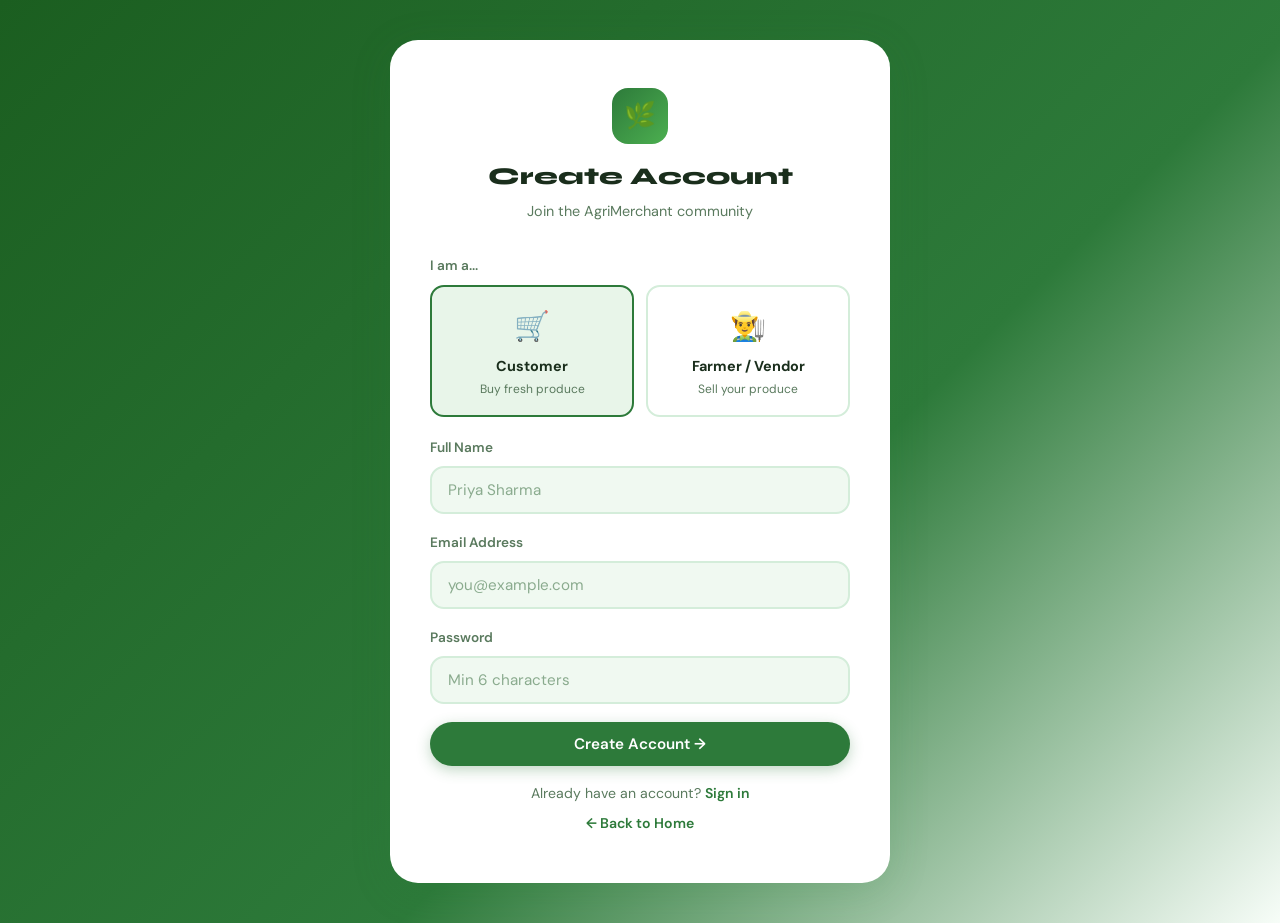
<file: register.html>
<!DOCTYPE html>
<html lang="en">
<head>
  <meta charset="UTF-8">
  <meta name="viewport" content="width=device-width, initial-scale=1.0">
  <title>Register – AgriMerchant</title>
  <link rel="stylesheet" href="styles.css">
  <style>
    .role-selector {
      display: grid;
      grid-template-columns: 1fr 1fr;
      gap: 12px;
      margin-bottom: 20px;
    }
    .role-option {
      border: 2px solid var(--border);
      border-radius: var(--radius-md);
      padding: 16px 12px;
      text-align: center;
      cursor: pointer;
      transition: all var(--transition);
      position: relative;
    }
    .role-option:hover { border-color: var(--primary-light); background: var(--primary-pale); }
    .role-option.selected { border-color: var(--primary); background: var(--primary-pale); }
    .role-option .role-icon { font-size: 1.8rem; margin-bottom: 6px; }
    .role-option .role-name { font-weight: 700; font-size: 0.9rem; }
    .role-option .role-desc { font-size: 0.75rem; color: var(--text-muted); margin-top: 2px; }
    .role-option input { position: absolute; opacity: 0; width: 0; height: 0; }
    .vendor-fields { display: none; }
    .vendor-fields.show { display: block; }
  </style>
</head>
<body>
<div class="auth-wrap">
  <div class="auth-card" style="max-width: 500px;">
    <div class="auth-logo">
      <div class="logo-icon">🌿</div>
      <h2>Create Account</h2>
      <p>Join the AgriMerchant community</p>
    </div>

    <!-- Role Selector -->
    <div style="margin-bottom:8px;">
      <label class="form-label">I am a...</label>
    </div>
    <div class="role-selector">
      <label class="role-option selected" onclick="selectRole('customer', this)">
        <input type="radio" name="role" value="customer" checked>
        <div class="role-icon">🛒</div>
        <div class="role-name">Customer</div>
        <div class="role-desc">Buy fresh produce</div>
      </label>
      <label class="role-option" onclick="selectRole('vendor', this)">
        <input type="radio" name="role" value="vendor">
        <div class="role-icon">👨‍🌾</div>
        <div class="role-name">Farmer / Vendor</div>
        <div class="role-desc">Sell your produce</div>
      </label>
    </div>

    <div class="form-group">
      <label class="form-label">Full Name</label>
      <input type="text" class="form-input" id="reg-name" placeholder="Priya Sharma" required>
    </div>

    <div class="form-group">
      <label class="form-label">Email Address</label>
      <input type="email" class="form-input" id="reg-email" placeholder="you@example.com" required>
    </div>

    <div class="form-group">
      <label class="form-label">Password</label>
      <input type="password" class="form-input" id="reg-password" placeholder="Min 6 characters" required>
    </div>

    <!-- Vendor-specific fields -->
    <div class="vendor-fields" id="vendor-fields">
      <div class="form-group">
        <label class="form-label">Farm / Business Name</label>
        <input type="text" class="form-input" id="reg-farm" placeholder="e.g. Ravi Organic Farms">
      </div>
      <div class="form-group">
        <label class="form-label">Location (Village / City)</label>
        <input type="text" class="form-input" id="reg-location" placeholder="e.g. Pune, Maharashtra">
      </div>
    </div>

    <div id="reg-error" style="color:#ef5350; font-size:0.85rem; margin-bottom:12px; display:none;"></div>

    <button class="btn btn-primary btn-block" onclick="handleRegister()">Create Account →</button>

    <div class="auth-switch mt-2">
      Already have an account? <a href="login.html">Sign in</a>
    </div>
    <div class="auth-switch mt-1">
      <a href="index.html">← Back to Home</a>
    </div>
  </div>
</div>

<script src="utils.js"></script>
<script>
  let selectedRole = 'customer';

  // Pre-select role from URL
  const params = new URLSearchParams(window.location.search);
  if (params.get('role') === 'vendor') {
    setTimeout(() => {
      selectRole('vendor', document.querySelectorAll('.role-option')[1]);
    }, 100);
  }

  function selectRole(role, el) {
    selectedRole = role;
    document.querySelectorAll('.role-option').forEach(o => o.classList.remove('selected'));
    el.classList.add('selected');
    el.querySelector('input').checked = true;
    const vendorFields = document.getElementById('vendor-fields');
    if (role === 'vendor') vendorFields.classList.add('show');
    else vendorFields.classList.remove('show');
  }

  function handleRegister() {
    const name = document.getElementById('reg-name').value.trim();
    const email = document.getElementById('reg-email').value.trim().toLowerCase();
    const password = document.getElementById('reg-password').value;
    const errorEl = document.getElementById('reg-error');

    errorEl.style.display = 'none';

    if (!name || !email || !password) {
      errorEl.textContent = 'Please fill in all required fields';
      errorEl.style.display = 'block';
      return;
    }

    if (password.length < 6) {
      errorEl.textContent = 'Password must be at least 6 characters';
      errorEl.style.display = 'block';
      return;
    }

    const emailRegex = /^[^\s@]+@[^\s@]+\.[^\s@]+$/;
    if (!emailRegex.test(email)) {
      errorEl.textContent = 'Please enter a valid email address';
      errorEl.style.display = 'block';
      return;
    }

    // Check duplicates
    const users = getUsers();
    const vendors = getVendors();
    const allAccounts = [...users, ...vendors];
    if (allAccounts.find(a => a.email.toLowerCase() === email)) {
      errorEl.textContent = 'An account with this email already exists';
      errorEl.style.display = 'block';
      return;
    }

    const id = genId(selectedRole === 'vendor' ? 'v' : 'c');
    const createdAt = new Date().toISOString();

    if (selectedRole === 'vendor') {
      const farm = document.getElementById('reg-farm').value.trim() || name + "'s Farm";
      const location = document.getElementById('reg-location').value.trim() || 'India';
      const vendor = { id, name, email, password, role: 'vendor', farm, location, createdAt };
      const updated = getVendors();
      updated.push(vendor);
      saveVendors(updated);
      localStorage.setItem('loggedInUser', JSON.stringify(vendor));
    } else {
      const cust = { id, name, email, password, role: 'customer', createdAt };
      const updated = getUsers();
      updated.push(cust);
      saveUsers(updated);
      localStorage.setItem('loggedInUser', JSON.stringify(cust));
    }

    showToast(`Welcome to AgriMerchant, ${name}! 🎉`);
    setTimeout(() => {
      if (selectedRole === 'vendor') window.location.href = 'vendor_dashboard.html';
      else window.location.href = 'index.html';
    }, 800);
  }

  document.addEventListener('keypress', e => { if (e.key === 'Enter') handleRegister(); });
</script>
</body>
</html>
</file>
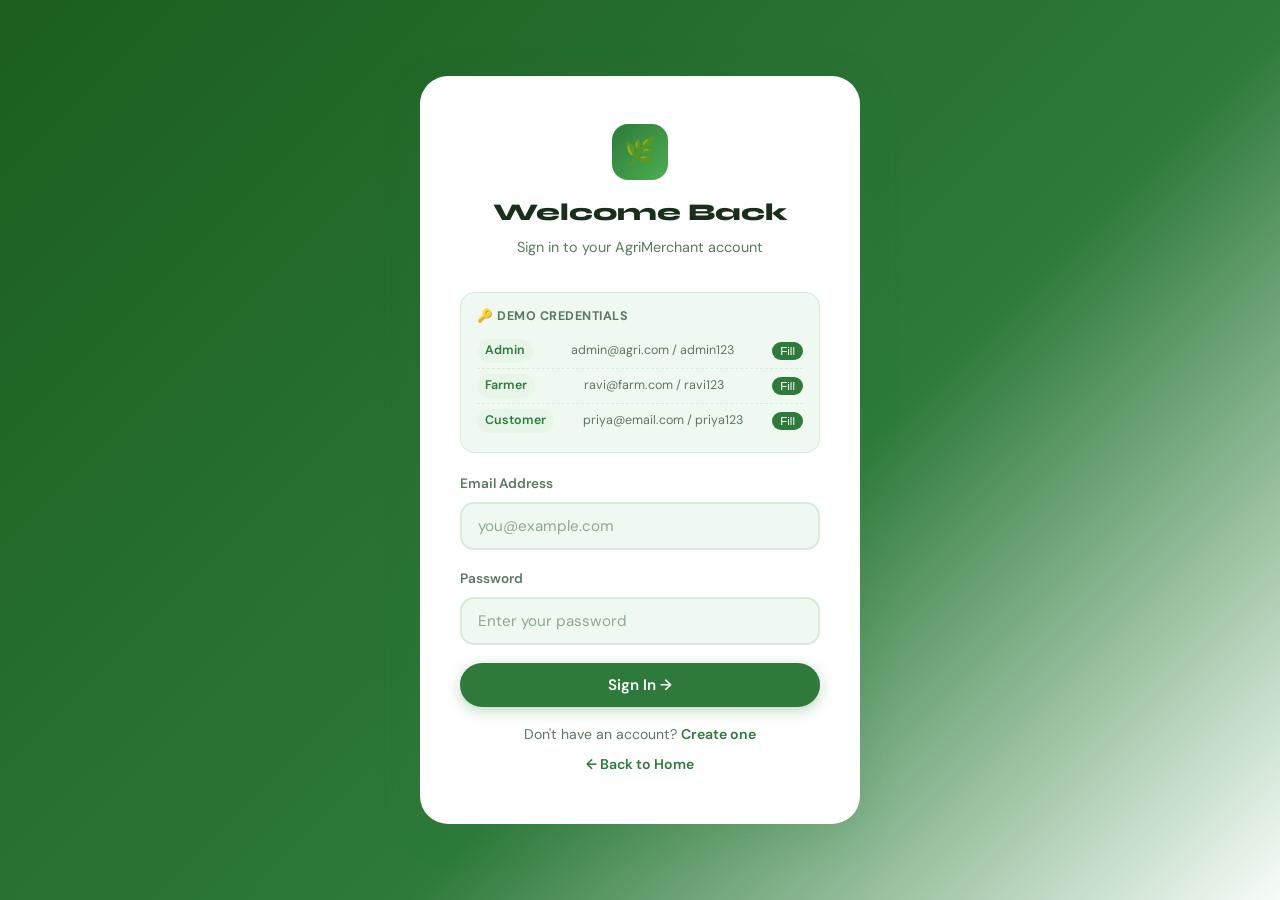
<file: vendor_dashboard.html>
<!DOCTYPE html>
<html lang="en">
<head>
  <meta charset="UTF-8">
  <meta name="viewport" content="width=device-width, initial-scale=1.0">
  <title>Vendor Dashboard – AgriMerchant</title>
  <link rel="stylesheet" href="styles.css">
  <style>
    .vendor-main { padding: 32px 24px; }
    .quick-actions {
      display: grid;
      grid-template-columns: repeat(auto-fit, minmax(180px, 1fr));
      gap: 16px;
      margin-bottom: 32px;
    }
    .quick-action-card {
      background: var(--white);
      border: 1px solid var(--border);
      border-radius: var(--radius-lg);
      padding: 20px;
      text-align: center;
      cursor: pointer;
      transition: all var(--transition);
      text-decoration: none;
      display: block;
      box-shadow: var(--shadow-sm);
    }
    .quick-action-card:hover { transform: translateY(-4px); box-shadow: var(--shadow-md); border-color: var(--primary-light); }
    .qa-icon { font-size: 2rem; margin-bottom: 8px; }
    .qa-label { font-weight: 700; font-size: 0.9rem; color: var(--text); }
    .qa-sub { font-size: 0.78rem; color: var(--text-muted); margin-top: 3px; }
    .product-actions { display: flex; gap: 6px; }
    .img-preview {
      width: 48px;
      height: 48px;
      border-radius: 8px;
      object-fit: cover;
    }
  </style>
</head>
<body>

<!-- NAVBAR -->
<nav class="navbar">
  <div class="nav-inner">
    <a href="index.html" class="nav-logo">
      <div class="nav-logo-icon">🌿</div>
      AgriMerchant
    </a>
    <div class="nav-links" id="nav-links-wrap">
      <a href="index.html" class="nav-link">🏠 Store</a>
      <a href="vendor_dashboard.html" class="nav-link active">🌾 Dashboard</a>
      <span id="nav-auth-links" style="display:contents"></span>
      <button class="dark-toggle">🌙</button>
    </div>
    <button class="hamburger" id="hamburger-btn"><span></span><span></span><span></span></button>
  </div>
</nav>

<div class="vendor-layout">
  <!-- SIDEBAR -->
  <aside class="sidebar">
    <div style="font-size:0.75rem; font-weight:700; color:var(--text-muted); text-transform:uppercase; letter-spacing:0.5px; margin-bottom:14px; padding: 0 14px;">Menu</div>
    <nav class="sidebar-nav">
      <a href="vendor_dashboard.html" class="sidebar-link active">📊 Dashboard</a>
      <a href="add_products.html" class="sidebar-link">➕ Add Product</a>
      <a href="orders_vendor.html" class="sidebar-link">📦 My Orders</a>
      <a href="products.html" class="sidebar-link">🛍️ View Store</a>
      <hr style="border:none;border-top:1px solid var(--border);margin:10px 0;">
      <a href="#" onclick="logout()" class="sidebar-link" style="color:#ef5350;">🚪 Logout</a>
    </nav>
  </aside>

  <!-- MAIN CONTENT -->
  <main class="vendor-main">
    <div id="dashboard-content">
      <div class="spinner-wrap"><div class="spinner"></div></div>
    </div>
  </main>
</div>

<script src="utils.js"></script>
<script>
  let vendorUser;
  let editingProductId = null;

  document.addEventListener('DOMContentLoaded', () => {
    vendorUser = requireAuth('vendor');
    if (!vendorUser) return;
    renderDashboard();
  });

  function renderDashboard() {
    const products = getProducts().filter(p => p.vendorId === vendorUser.id);
    const orders = getOrders().filter(o => o.items.some(i => i.vendorId === vendorUser.id));
    const revenue = orders.reduce((sum, o) => {
      const vendorTotal = o.items.filter(i => i.vendorId === vendorUser.id).reduce((s, i) => s + i.price * i.qty, 0);
      return sum + vendorTotal;
    }, 0);

    document.getElementById('dashboard-content').innerHTML = `
      <div class="page-header">
        <h1>Welcome, ${vendorUser.name} 👋</h1>
        <p>${vendorUser.farm || 'Your Farm'} · ${vendorUser.location || 'India'}</p>
      </div>

      <!-- Stats -->
      <div class="stats-grid">
        <div class="stat-card">
          <div class="stat-icon green">🛍️</div>
          <div>
            <div class="stat-label">Total Products</div>
            <div class="stat-value">${products.length}</div>
          </div>
        </div>
        <div class="stat-card">
          <div class="stat-icon orange">📦</div>
          <div>
            <div class="stat-label">Total Orders</div>
            <div class="stat-value">${orders.length}</div>
          </div>
        </div>
        <div class="stat-card">
          <div class="stat-icon blue">💰</div>
          <div>
            <div class="stat-label">Total Revenue</div>
            <div class="stat-value">₹${revenue.toLocaleString('en-IN')}</div>
          </div>
        </div>
        <div class="stat-card">
          <div class="stat-icon purple">📋</div>
          <div>
            <div class="stat-label">Pending Orders</div>
            <div class="stat-value">${orders.filter(o => o.status === 'Processing').length}</div>
          </div>
        </div>
      </div>

      <!-- Quick Actions -->
      <div class="quick-actions">
        <a href="add_products.html" class="quick-action-card">
          <div class="qa-icon">➕</div>
          <div class="qa-label">Add New Product</div>
          <div class="qa-sub">List a new item</div>
        </a>
        <a href="orders_vendor.html" class="quick-action-card">
          <div class="qa-icon">📦</div>
          <div class="qa-label">View Orders</div>
          <div class="qa-sub">${orders.length} total orders</div>
        </a>
        <a href="products.html" class="quick-action-card">
          <div class="qa-icon">🛍️</div>
          <div class="qa-label">Visit Store</div>
          <div class="qa-sub">See your listings</div>
        </a>
      </div>

      <!-- My Products Table -->
      <div class="table-card">
        <div class="table-card-header">
          <span class="table-card-title">🌿 My Products (${products.length})</span>
          <a href="add_products.html" class="btn btn-primary btn-sm">+ Add Product</a>
        </div>
        ${products.length === 0 ? `
          <div class="empty-state">
            <span class="empty-icon">🌱</span>
            <h3>No products yet</h3>
            <p>Start by adding your first product</p>
            <a href="add_products.html" class="btn btn-primary mt-2">Add Product</a>
          </div>
        ` : `
          <div style="overflow-x:auto;">
            <table class="data-table">
              <thead>
                <tr>
                  <th>Product</th>
                  <th>Category</th>
                  <th>Price</th>
                  <th>Stock</th>
                  <th>Badge</th>
                  <th>Actions</th>
                </tr>
              </thead>
              <tbody>
                ${products.map(p => `
                  <tr>
                    <td>
                      <div style="display:flex;align-items:center;gap:10px;">
                        <img src="${p.img}" class="img-preview" onerror="this.src='https://images.unsplash.com/photo-1542838132-92c53300491e?w=400&q=80'">
                        <span style="font-weight:600;">${p.name}</span>
                      </div>
                    </td>
                    <td>${p.category}</td>
                    <td style="font-weight:700; color:var(--primary);">₹${p.price}</td>
                    <td>${p.stock} units</td>
                    <td>${p.badge ? `<span class="badge badge-success">${p.badge}</span>` : '—'}</td>
                    <td>
                      <div class="product-actions">
                        <button class="btn btn-secondary btn-sm" onclick="editProduct('${p.id}')">✏️ Edit</button>
                        <button class="btn btn-danger btn-sm" onclick="deleteProduct('${p.id}')">🗑️</button>
                      </div>
                    </td>
                  </tr>
                `).join('')}
              </tbody>
            </table>
          </div>
        `}
      </div>

      <!-- Recent Orders -->
      <div class="table-card">
        <div class="table-card-header">
          <span class="table-card-title">📦 Recent Orders</span>
          <a href="orders_vendor.html" class="see-all">View All →</a>
        </div>
        ${orders.length === 0 ? `
          <div class="empty-state" style="padding:32px;">
            <span class="empty-icon">📭</span>
            <h3>No orders yet</h3>
            <p>Orders will appear here once customers start buying</p>
          </div>
        ` : `
          <div style="overflow-x:auto;">
            <table class="data-table">
              <thead>
                <tr><th>Order ID</th><th>Customer</th><th>Items</th><th>Amount</th><th>Status</th><th>Date</th></tr>
              </thead>
              <tbody>
                ${orders.slice(-5).reverse().map(o => `
                  <tr>
                    <td style="font-family:monospace;font-size:0.82rem;">${o.id}</td>
                    <td>${o.customerName}</td>
                    <td>${o.items.filter(i => i.vendorId === vendorUser.id).map(i => i.name).join(', ')}</td>
                    <td style="font-weight:700;color:var(--primary);">₹${o.items.filter(i=>i.vendorId===vendorUser.id).reduce((s,i)=>s+i.price*i.qty,0)}</td>
                    <td><span class="badge ${o.status === 'Delivered' ? 'badge-success' : o.status === 'Processing' ? 'badge-warning' : 'badge-info'}">${o.status}</span></td>
                    <td>${formatDate(o.createdAt)}</td>
                  </tr>
                `).join('')}
              </tbody>
            </table>
          </div>
        `}
      </div>
    `;
  }

  function deleteProduct(id) {
    if (!confirm('Delete this product permanently?')) return;
    let products = getProducts();
    products = products.filter(p => p.id !== id);
    saveProducts(products);
    showToast('Product deleted', 'info');
    renderDashboard();
  }

  function editProduct(id) {
    const products = getProducts();
    const p = products.find(pr => pr.id === id);
    if (!p) return;
    editingProductId = id;

    const modal = document.createElement('div');
    modal.className = 'modal-overlay';
    modal.id = 'edit-modal';
    modal.innerHTML = `
      <div class="modal" style="max-width:520px;">
        <h3>✏️ Edit Product</h3>
        <div class="form-group">
          <label class="form-label">Product Name</label>
          <input class="form-input" id="edit-name" value="${p.name}">
        </div>
        <div style="display:grid;grid-template-columns:1fr 1fr;gap:12px;">
          <div class="form-group">
            <label class="form-label">Price (₹)</label>
            <input class="form-input" type="number" id="edit-price" value="${p.price}">
          </div>
          <div class="form-group">
            <label class="form-label">Stock</label>
            <input class="form-input" type="number" id="edit-stock" value="${p.stock}">
          </div>
        </div>
        <div style="display:grid;grid-template-columns:1fr 1fr;gap:12px;">
          <div class="form-group">
            <label class="form-label">Category</label>
            <select class="form-input" id="edit-category">
              <option ${p.category==='Fruits'?'selected':''}>Fruits</option>
              <option ${p.category==='Vegetables'?'selected':''}>Vegetables</option>
              <option ${p.category==='Leafy'?'selected':''}>Leafy</option>
            </select>
          </div>
          <div class="form-group">
            <label class="form-label">Badge</label>
            <select class="form-input" id="edit-badge">
              <option value="" ${!p.badge?'selected':''}>None</option>
              <option value="Organic" ${p.badge==='Organic'?'selected':''}>Organic</option>
              <option value="Seasonal" ${p.badge==='Seasonal'?'selected':''}>Seasonal</option>
              <option value="Premium" ${p.badge==='Premium'?'selected':''}>Premium</option>
              <option value="Fresh" ${p.badge==='Fresh'?'selected':''}>Fresh</option>
            </select>
          </div>
        </div>
        <div class="form-group">
          <label class="form-label">Image URL</label>
          <input class="form-input" id="edit-img" value="${p.img}" placeholder="https://...">
        </div>
        <div style="display:flex;gap:10px;margin-top:8px;">
          <button class="btn btn-primary" style="flex:1" onclick="saveEdit('${p.id}')">Save Changes</button>
          <button class="btn btn-secondary" onclick="closeEditModal()">Cancel</button>
        </div>
      </div>
    `;
    document.body.appendChild(modal);
  }

  function saveEdit(id) {
    const products = getProducts();
    const idx = products.findIndex(p => p.id === id);
    if (idx === -1) return;
    products[idx].name = document.getElementById('edit-name').value.trim();
    products[idx].price = parseFloat(document.getElementById('edit-price').value);
    products[idx].stock = parseInt(document.getElementById('edit-stock').value);
    products[idx].category = document.getElementById('edit-category').value;
    products[idx].badge = document.getElementById('edit-badge').value;
    products[idx].img = document.getElementById('edit-img').value.trim();
    saveProducts(products);
    closeEditModal();
    showToast('Product updated!');
    renderDashboard();
  }

  function closeEditModal() {
    const modal = document.getElementById('edit-modal');
    if (modal) modal.remove();
  }
</script>
</body>
</html>
</file>
<file: styles.css>
/* ===== AgriMerchant - Global Styles ===== */
@import url('https://fonts.googleapis.com/css2?family=Syne:wght@400;500;600;700;800&family=DM+Sans:ital,opsz,wght@0,9..40,300;0,9..40,400;0,9..40,500;0,9..40,600;1,9..40,400&display=swap');

:root {
  --primary: #2d7a3a;
  --primary-light: #4caf50;
  --primary-dark: #1b5e20;
  --primary-pale: #e8f5e9;
  --accent: #ff6f00;
  --accent-light: #ffa040;
  --white: #ffffff;
  --bg: #f7fdf8;
  --surface: #ffffff;
  --surface2: #f0f9f1;
  --border: #d4edda;
  --text: #1a2e1c;
  --text-muted: #5a7a5e;
  --text-light: #8aab8e;
  --shadow-sm: 0 2px 8px rgba(45,122,58,0.08);
  --shadow-md: 0 4px 20px rgba(45,122,58,0.12);
  --shadow-lg: 0 8px 40px rgba(45,122,58,0.16);
  --radius-sm: 8px;
  --radius-md: 14px;
  --radius-lg: 20px;
  --radius-xl: 28px;
  --transition: 0.25s cubic-bezier(0.4, 0, 0.2, 1);
  --font-display: 'Syne', sans-serif;
  --font-body: 'DM Sans', sans-serif;
}

[data-theme="dark"] {
  --primary: #4caf50;
  --primary-light: #66bb6a;
  --primary-dark: #2d7a3a;
  --primary-pale: #1a2e1c;
  --accent: #ffa040;
  --accent-light: #ffb74d;
  --white: #1e2d1f;
  --bg: #121c13;
  --surface: #1a2e1c;
  --surface2: #1e3520;
  --border: #2a4a2c;
  --text: #e8f5e9;
  --text-muted: #a5c8a8;
  --text-light: #5a7a5e;
  --shadow-sm: 0 2px 8px rgba(0,0,0,0.3);
  --shadow-md: 0 4px 20px rgba(0,0,0,0.4);
  --shadow-lg: 0 8px 40px rgba(0,0,0,0.5);
}

*, *::before, *::after { box-sizing: border-box; margin: 0; padding: 0; }

html { scroll-behavior: smooth; }

body {
  font-family: var(--font-body);
  background: var(--bg);
  color: var(--text);
  min-height: 100vh;
  line-height: 1.6;
  transition: background var(--transition), color var(--transition);
}

/* ===== NAVBAR ===== */
.navbar {
  position: sticky;
  top: 0;
  z-index: 1000;
  background: var(--white);
  border-bottom: 1px solid var(--border);
  box-shadow: var(--shadow-sm);
  backdrop-filter: blur(12px);
  transition: background var(--transition);
}

.nav-inner {
  max-width: 1280px;
  margin: 0 auto;
  padding: 0 24px;
  height: 68px;
  display: flex;
  align-items: center;
  gap: 24px;
}

.nav-logo {
  display: flex;
  align-items: center;
  gap: 10px;
  text-decoration: none;
  font-family: var(--font-display);
  font-weight: 800;
  font-size: 1.4rem;
  color: var(--primary);
  flex-shrink: 0;
}

.nav-logo-icon {
  width: 36px;
  height: 36px;
  background: linear-gradient(135deg, var(--primary), var(--primary-light));
  border-radius: 10px;
  display: flex;
  align-items: center;
  justify-content: center;
  font-size: 1.1rem;
  box-shadow: 0 2px 8px rgba(45,122,58,0.3);
}

.nav-search {
  flex: 1;
  max-width: 480px;
  position: relative;
}

.nav-search input {
  width: 100%;
  padding: 10px 16px 10px 44px;
  border: 2px solid var(--border);
  border-radius: 50px;
  background: var(--surface2);
  color: var(--text);
  font-family: var(--font-body);
  font-size: 0.9rem;
  transition: all var(--transition);
  outline: none;
}

.nav-search input:focus {
  border-color: var(--primary-light);
  background: var(--white);
  box-shadow: 0 0 0 4px rgba(76,175,80,0.1);
}

.nav-search-icon {
  position: absolute;
  left: 14px;
  top: 50%;
  transform: translateY(-50%);
  color: var(--text-muted);
  font-size: 1rem;
}

.nav-links {
  display: flex;
  align-items: center;
  gap: 8px;
  margin-left: auto;
}

.nav-link {
  display: flex;
  align-items: center;
  gap: 6px;
  padding: 8px 14px;
  border-radius: 50px;
  text-decoration: none;
  color: var(--text-muted);
  font-size: 0.88rem;
  font-weight: 500;
  transition: all var(--transition);
  white-space: nowrap;
}

.nav-link:hover, .nav-link.active {
  background: var(--primary-pale);
  color: var(--primary);
}

.nav-cart-btn {
  position: relative;
  background: var(--primary);
  color: white !important;
  border-radius: 50px !important;
  padding: 8px 18px !important;
}

.nav-cart-btn:hover {
  background: var(--primary-dark) !important;
  color: white !important;
}

.cart-badge {
  position: absolute;
  top: -4px;
  right: -4px;
  background: var(--accent);
  color: white;
  font-size: 0.65rem;
  font-weight: 700;
  width: 18px;
  height: 18px;
  border-radius: 50%;
  display: flex;
  align-items: center;
  justify-content: center;
  border: 2px solid var(--white);
}

.dark-toggle {
  background: var(--surface2);
  border: 1px solid var(--border);
  border-radius: 50px;
  padding: 7px 12px;
  cursor: pointer;
  color: var(--text-muted);
  font-size: 1rem;
  transition: all var(--transition);
  display: flex;
  align-items: center;
}

.dark-toggle:hover {
  background: var(--primary-pale);
  color: var(--primary);
}

/* Hamburger */
.hamburger {
  display: none;
  flex-direction: column;
  gap: 5px;
  cursor: pointer;
  padding: 8px;
  background: none;
  border: none;
}

.hamburger span {
  width: 22px;
  height: 2px;
  background: var(--text);
  border-radius: 2px;
  transition: all var(--transition);
}

/* ===== HERO ===== */
.hero {
  background: linear-gradient(135deg, var(--primary-dark) 0%, var(--primary) 50%, var(--primary-light) 100%);
  padding: 72px 24px;
  text-align: center;
  position: relative;
  overflow: hidden;
}

.hero::before {
  content: '';
  position: absolute;
  inset: 0;
  background: url("data:image/svg+xml,%3Csvg width='60' height='60' viewBox='0 0 60 60' xmlns='http://www.w3.org/2000/svg'%3E%3Cg fill='none' fill-rule='evenodd'%3E%3Cg fill='%23ffffff' fill-opacity='0.04'%3E%3Ccircle cx='30' cy='30' r='20'/%3E%3C/g%3E%3C/g%3E%3C/svg%3E");
}

.hero-content { position: relative; max-width: 600px; margin: 0 auto; }
.hero-tag {
  display: inline-block;
  background: rgba(255,255,255,0.2);
  color: white;
  padding: 6px 16px;
  border-radius: 50px;
  font-size: 0.8rem;
  font-weight: 600;
  letter-spacing: 0.5px;
  margin-bottom: 20px;
  backdrop-filter: blur(8px);
}

.hero h1 {
  font-family: var(--font-display);
  font-size: clamp(2rem, 5vw, 3.2rem);
  font-weight: 800;
  color: white;
  line-height: 1.15;
  margin-bottom: 16px;
}

.hero h1 span { color: #a5d6a7; }

.hero p {
  color: rgba(255,255,255,0.8);
  font-size: 1.05rem;
  margin-bottom: 32px;
}

.hero-search {
  display: flex;
  max-width: 480px;
  margin: 0 auto;
  background: white;
  border-radius: 50px;
  padding: 6px 6px 6px 20px;
  box-shadow: 0 8px 32px rgba(0,0,0,0.2);
}

.hero-search input {
  flex: 1;
  border: none;
  outline: none;
  font-family: var(--font-body);
  font-size: 0.95rem;
  color: var(--text);
  background: transparent;
}

.hero-search button {
  background: var(--primary);
  color: white;
  border: none;
  border-radius: 50px;
  padding: 10px 24px;
  font-family: var(--font-body);
  font-weight: 600;
  cursor: pointer;
  transition: background var(--transition);
}

.hero-search button:hover { background: var(--primary-dark); }

/* ===== CONTAINER ===== */
.container {
  max-width: 1280px;
  margin: 0 auto;
  padding: 0 24px;
}

/* ===== SECTION ===== */
.section { padding: 48px 0; }
.section-header {
  display: flex;
  align-items: center;
  justify-content: space-between;
  margin-bottom: 28px;
}

.section-title {
  font-family: var(--font-display);
  font-size: 1.5rem;
  font-weight: 700;
  color: var(--text);
}

.section-title span { color: var(--primary); }
.see-all {
  color: var(--primary);
  text-decoration: none;
  font-size: 0.9rem;
  font-weight: 600;
  display: flex;
  align-items: center;
  gap: 4px;
  transition: gap var(--transition);
}
.see-all:hover { gap: 8px; }

/* ===== CATEGORY PILLS ===== */
.category-pills {
  display: flex;
  gap: 10px;
  flex-wrap: wrap;
  margin-bottom: 32px;
}

.pill {
  display: flex;
  align-items: center;
  gap: 6px;
  padding: 8px 18px;
  border-radius: 50px;
  border: 2px solid var(--border);
  background: var(--white);
  color: var(--text-muted);
  font-size: 0.85rem;
  font-weight: 500;
  cursor: pointer;
  transition: all var(--transition);
}

.pill:hover, .pill.active {
  border-color: var(--primary);
  background: var(--primary-pale);
  color: var(--primary);
}

/* ===== PRODUCT GRID ===== */
.product-grid {
  display: grid;
  grid-template-columns: repeat(auto-fill, minmax(200px, 1fr));
  gap: 20px;
}

/* ===== PRODUCT CARD ===== */
.product-card {
  background: var(--white);
  border-radius: var(--radius-lg);
  overflow: hidden;
  box-shadow: var(--shadow-sm);
  border: 1px solid var(--border);
  transition: all var(--transition);
  position: relative;
  cursor: pointer;
}

.product-card:hover {
  transform: translateY(-4px);
  box-shadow: var(--shadow-lg);
  border-color: var(--primary-light);
}

.product-img-wrap {
  position: relative;
  aspect-ratio: 1;
  overflow: hidden;
  background: var(--surface2);
}

.product-img-wrap img {
  width: 100%;
  height: 100%;
  object-fit: cover;
  transition: transform 0.4s ease;
}

.product-card:hover .product-img-wrap img { transform: scale(1.08); }

.product-badge {
  position: absolute;
  top: 10px;
  left: 10px;
  background: var(--accent);
  color: white;
  font-size: 0.7rem;
  font-weight: 700;
  padding: 3px 8px;
  border-radius: 50px;
}

.product-badge.organic {
  background: var(--primary);
}

.product-info { padding: 14px; }

.product-vendor {
  font-size: 0.72rem;
  color: var(--text-light);
  font-weight: 500;
  text-transform: uppercase;
  letter-spacing: 0.5px;
  margin-bottom: 4px;
}

.product-name {
  font-family: var(--font-display);
  font-weight: 700;
  font-size: 1rem;
  color: var(--text);
  margin-bottom: 4px;
}

.product-unit {
  font-size: 0.8rem;
  color: var(--text-muted);
  margin-bottom: 12px;
}

.product-footer {
  display: flex;
  align-items: center;
  justify-content: space-between;
}

.product-price {
  font-family: var(--font-display);
  font-weight: 800;
  font-size: 1.1rem;
  color: var(--primary);
}

.product-price span {
  font-size: 0.75rem;
  color: var(--text-muted);
  font-weight: 400;
  font-family: var(--font-body);
}

.add-btn {
  background: var(--primary);
  color: white;
  border: none;
  border-radius: 50px;
  padding: 7px 14px;
  font-size: 0.82rem;
  font-weight: 600;
  cursor: pointer;
  transition: all var(--transition);
  display: flex;
  align-items: center;
  gap: 4px;
}

.add-btn:hover {
  background: var(--primary-dark);
  transform: scale(1.05);
}

/* ===== CART ===== */
.cart-wrap {
  max-width: 900px;
  margin: 0 auto;
  padding: 40px 24px;
}

.cart-grid {
  display: grid;
  grid-template-columns: 1fr 360px;
  gap: 28px;
  align-items: start;
}

.cart-items { display: flex; flex-direction: column; gap: 14px; }

.cart-item {
  background: var(--white);
  border: 1px solid var(--border);
  border-radius: var(--radius-md);
  padding: 16px;
  display: flex;
  align-items: center;
  gap: 16px;
  box-shadow: var(--shadow-sm);
  transition: all var(--transition);
}

.cart-item:hover { box-shadow: var(--shadow-md); }

.cart-item-img {
  width: 72px;
  height: 72px;
  border-radius: var(--radius-sm);
  object-fit: cover;
  flex-shrink: 0;
}

.cart-item-info { flex: 1; }
.cart-item-name {
  font-family: var(--font-display);
  font-weight: 700;
  font-size: 0.95rem;
  margin-bottom: 2px;
}
.cart-item-unit { font-size: 0.8rem; color: var(--text-muted); }

.qty-ctrl {
  display: flex;
  align-items: center;
  gap: 8px;
  background: var(--surface2);
  border-radius: 50px;
  padding: 4px;
}

.qty-btn {
  width: 28px;
  height: 28px;
  border-radius: 50%;
  border: none;
  background: var(--white);
  color: var(--primary);
  font-size: 1rem;
  font-weight: 700;
  cursor: pointer;
  transition: all var(--transition);
  display: flex;
  align-items: center;
  justify-content: center;
  box-shadow: var(--shadow-sm);
}

.qty-btn:hover { background: var(--primary); color: white; }
.qty-val { font-weight: 700; font-size: 0.9rem; min-width: 20px; text-align: center; }

.cart-item-price {
  font-family: var(--font-display);
  font-weight: 800;
  color: var(--primary);
  font-size: 1rem;
}

.remove-btn {
  background: none;
  border: none;
  color: #ef5350;
  cursor: pointer;
  font-size: 1rem;
  padding: 4px;
  border-radius: 6px;
  transition: background var(--transition);
}

.remove-btn:hover { background: #ffebee; }

.cart-summary {
  background: var(--white);
  border: 1px solid var(--border);
  border-radius: var(--radius-lg);
  padding: 24px;
  box-shadow: var(--shadow-sm);
  position: sticky;
  top: 88px;
}

.summary-title {
  font-family: var(--font-display);
  font-weight: 700;
  font-size: 1.1rem;
  margin-bottom: 20px;
  padding-bottom: 14px;
  border-bottom: 1px solid var(--border);
}

.summary-row {
  display: flex;
  justify-content: space-between;
  font-size: 0.9rem;
  margin-bottom: 12px;
  color: var(--text-muted);
}

.summary-row.total {
  font-family: var(--font-display);
  font-weight: 800;
  font-size: 1.1rem;
  color: var(--text);
  border-top: 1px solid var(--border);
  padding-top: 14px;
  margin-top: 8px;
}

/* ===== BUTTONS ===== */
.btn {
  display: inline-flex;
  align-items: center;
  gap: 8px;
  padding: 12px 28px;
  border-radius: 50px;
  border: none;
  font-family: var(--font-body);
  font-weight: 600;
  font-size: 0.95rem;
  cursor: pointer;
  transition: all var(--transition);
  text-decoration: none;
}

.btn-primary {
  background: var(--primary);
  color: white;
  box-shadow: 0 4px 14px rgba(45,122,58,0.3);
}

.btn-primary:hover {
  background: var(--primary-dark);
  transform: translateY(-2px);
  box-shadow: 0 6px 20px rgba(45,122,58,0.4);
}

.btn-secondary {
  background: var(--surface2);
  color: var(--primary);
  border: 2px solid var(--border);
}

.btn-secondary:hover {
  background: var(--primary-pale);
  border-color: var(--primary);
}

.btn-danger { background: #ef5350; color: white; }
.btn-danger:hover { background: #c62828; }

.btn-sm { padding: 8px 16px; font-size: 0.82rem; }
.btn-block { width: 100%; justify-content: center; }

/* ===== FORMS ===== */
.auth-wrap {
  min-height: 100vh;
  display: flex;
  align-items: center;
  justify-content: center;
  padding: 40px 24px;
  background: linear-gradient(135deg, var(--primary-dark) 0%, var(--primary) 60%, var(--bg) 100%);
}

.auth-card {
  background: var(--white);
  border-radius: var(--radius-xl);
  padding: 48px 40px;
  width: 100%;
  max-width: 440px;
  box-shadow: var(--shadow-lg);
}

.auth-logo {
  text-align: center;
  margin-bottom: 32px;
}

.auth-logo .logo-icon {
  width: 56px;
  height: 56px;
  background: linear-gradient(135deg, var(--primary), var(--primary-light));
  border-radius: 16px;
  display: flex;
  align-items: center;
  justify-content: center;
  font-size: 1.6rem;
  margin: 0 auto 14px;
}

.auth-logo h2 {
  font-family: var(--font-display);
  font-weight: 800;
  font-size: 1.5rem;
  color: var(--text);
}

.auth-logo p { color: var(--text-muted); font-size: 0.9rem; margin-top: 4px; }

.form-group { margin-bottom: 18px; }

.form-label {
  display: block;
  font-size: 0.85rem;
  font-weight: 600;
  color: var(--text-muted);
  margin-bottom: 7px;
}

.form-input {
  width: 100%;
  padding: 12px 16px;
  border: 2px solid var(--border);
  border-radius: var(--radius-md);
  background: var(--surface2);
  color: var(--text);
  font-family: var(--font-body);
  font-size: 0.95rem;
  outline: none;
  transition: all var(--transition);
}

.form-input:focus {
  border-color: var(--primary-light);
  background: var(--white);
  box-shadow: 0 0 0 4px rgba(76,175,80,0.1);
}

select.form-input { cursor: pointer; }

.form-input::placeholder { color: var(--text-light); }

.auth-switch {
  text-align: center;
  margin-top: 20px;
  font-size: 0.88rem;
  color: var(--text-muted);
}

.auth-switch a {
  color: var(--primary);
  font-weight: 600;
  text-decoration: none;
}

/* ===== DASHBOARD ===== */
.dashboard-wrap {
  max-width: 1100px;
  margin: 0 auto;
  padding: 40px 24px;
}

.page-header {
  margin-bottom: 36px;
}

.page-header h1 {
  font-family: var(--font-display);
  font-weight: 800;
  font-size: 2rem;
  color: var(--text);
}

.page-header p { color: var(--text-muted); margin-top: 4px; }

.stats-grid {
  display: grid;
  grid-template-columns: repeat(auto-fit, minmax(200px, 1fr));
  gap: 20px;
  margin-bottom: 40px;
}

.stat-card {
  background: var(--white);
  border-radius: var(--radius-lg);
  padding: 24px;
  border: 1px solid var(--border);
  box-shadow: var(--shadow-sm);
  display: flex;
  align-items: center;
  gap: 16px;
  transition: all var(--transition);
}

.stat-card:hover {
  transform: translateY(-3px);
  box-shadow: var(--shadow-md);
}

.stat-icon {
  width: 52px;
  height: 52px;
  border-radius: var(--radius-md);
  display: flex;
  align-items: center;
  justify-content: center;
  font-size: 1.4rem;
  flex-shrink: 0;
}

.stat-icon.green { background: #e8f5e9; }
.stat-icon.orange { background: #fff3e0; }
.stat-icon.blue { background: #e3f2fd; }
.stat-icon.purple { background: #f3e5f5; }

.stat-label {
  font-size: 0.82rem;
  color: var(--text-muted);
  font-weight: 500;
  margin-bottom: 4px;
}

.stat-value {
  font-family: var(--font-display);
  font-weight: 800;
  font-size: 1.6rem;
  color: var(--text);
}

/* ===== TABLE ===== */
.table-card {
  background: var(--white);
  border-radius: var(--radius-lg);
  border: 1px solid var(--border);
  overflow: hidden;
  box-shadow: var(--shadow-sm);
  margin-bottom: 28px;
}

.table-card-header {
  padding: 20px 24px;
  border-bottom: 1px solid var(--border);
  display: flex;
  align-items: center;
  justify-content: space-between;
}

.table-card-title {
  font-family: var(--font-display);
  font-weight: 700;
  font-size: 1rem;
}

.data-table {
  width: 100%;
  border-collapse: collapse;
}

.data-table th {
  background: var(--surface2);
  padding: 12px 16px;
  text-align: left;
  font-size: 0.8rem;
  font-weight: 700;
  color: var(--text-muted);
  text-transform: uppercase;
  letter-spacing: 0.5px;
  border-bottom: 1px solid var(--border);
}

.data-table td {
  padding: 14px 16px;
  border-bottom: 1px solid var(--border);
  font-size: 0.9rem;
  color: var(--text);
}

.data-table tr:last-child td { border-bottom: none; }

.data-table tbody tr {
  transition: background var(--transition);
}

.data-table tbody tr:hover { background: var(--surface2); }

/* ===== BADGES ===== */
.badge {
  display: inline-flex;
  align-items: center;
  padding: 3px 10px;
  border-radius: 50px;
  font-size: 0.75rem;
  font-weight: 700;
}

.badge-success { background: #e8f5e9; color: #2e7d32; }
.badge-warning { background: #fff8e1; color: #f57f17; }
.badge-danger { background: #ffebee; color: #c62828; }
.badge-info { background: #e3f2fd; color: #1565c0; }

/* ===== TOAST ===== */
.toast-container {
  position: fixed;
  bottom: 24px;
  right: 24px;
  z-index: 9999;
  display: flex;
  flex-direction: column;
  gap: 10px;
}

.toast {
  background: var(--text);
  color: var(--bg);
  padding: 14px 20px;
  border-radius: var(--radius-md);
  box-shadow: var(--shadow-lg);
  font-size: 0.88rem;
  font-weight: 500;
  display: flex;
  align-items: center;
  gap: 10px;
  animation: slideInToast 0.3s ease, fadeOutToast 0.4s ease 2.6s forwards;
  max-width: 320px;
  min-width: 240px;
}

.toast.success { background: var(--primary); color: white; }
.toast.error { background: #ef5350; color: white; }
.toast.info { background: #1565c0; color: white; }
.toast.warning { background: var(--accent); color: white; }

@keyframes slideInToast {
  from { transform: translateX(120%); opacity: 0; }
  to { transform: translateX(0); opacity: 1; }
}
@keyframes fadeOutToast {
  to { opacity: 0; transform: translateX(120%); }
}

/* ===== LOADING ===== */
.spinner-wrap {
  display: flex;
  align-items: center;
  justify-content: center;
  min-height: 200px;
}

.spinner {
  width: 40px;
  height: 40px;
  border: 3px solid var(--border);
  border-top-color: var(--primary);
  border-radius: 50%;
  animation: spin 0.8s linear infinite;
}

@keyframes spin { to { transform: rotate(360deg); } }

/* ===== EMPTY STATE ===== */
.empty-state {
  text-align: center;
  padding: 60px 24px;
  color: var(--text-muted);
}

.empty-state .empty-icon {
  font-size: 3.5rem;
  margin-bottom: 16px;
  display: block;
}

.empty-state h3 {
  font-family: var(--font-display);
  font-weight: 700;
  font-size: 1.3rem;
  color: var(--text);
  margin-bottom: 8px;
}

/* ===== FOOTER ===== */
footer {
  background: var(--primary-dark);
  color: rgba(255,255,255,0.7);
  padding: 40px 24px 24px;
  margin-top: auto;
}

.footer-inner {
  max-width: 1280px;
  margin: 0 auto;
}

.footer-grid {
  display: grid;
  grid-template-columns: repeat(auto-fit, minmax(200px, 1fr));
  gap: 32px;
  margin-bottom: 32px;
}

.footer-brand h3 {
  font-family: var(--font-display);
  color: white;
  font-weight: 800;
  font-size: 1.3rem;
  margin-bottom: 8px;
}

.footer-col h4 {
  color: white;
  font-weight: 700;
  margin-bottom: 14px;
  font-size: 0.9rem;
}

.footer-col ul { list-style: none; }
.footer-col ul li { margin-bottom: 8px; }
.footer-col ul li a {
  color: rgba(255,255,255,0.6);
  text-decoration: none;
  font-size: 0.88rem;
  transition: color var(--transition);
}
.footer-col ul li a:hover { color: white; }

.footer-bottom {
  border-top: 1px solid rgba(255,255,255,0.1);
  padding-top: 20px;
  text-align: center;
  font-size: 0.82rem;
  color: rgba(255,255,255,0.4);
}

/* ===== MODALS ===== */
.modal-overlay {
  position: fixed;
  inset: 0;
  background: rgba(0,0,0,0.5);
  backdrop-filter: blur(4px);
  z-index: 2000;
  display: flex;
  align-items: center;
  justify-content: center;
  padding: 24px;
  animation: fadeIn 0.2s ease;
}

.modal {
  background: var(--white);
  border-radius: var(--radius-xl);
  padding: 32px;
  width: 100%;
  max-width: 480px;
  box-shadow: var(--shadow-lg);
  animation: scaleIn 0.25s ease;
}

.modal h3 {
  font-family: var(--font-display);
  font-weight: 700;
  font-size: 1.2rem;
  margin-bottom: 20px;
}

@keyframes fadeIn { from { opacity: 0; } to { opacity: 1; } }
@keyframes scaleIn { from { transform: scale(0.9); opacity: 0; } to { transform: scale(1); opacity: 1; } }

/* ===== ADMIN NAV TABS ===== */
.tab-nav {
  display: flex;
  gap: 4px;
  background: var(--surface2);
  padding: 6px;
  border-radius: var(--radius-md);
  margin-bottom: 28px;
  flex-wrap: wrap;
}

.tab-btn {
  flex: 1;
  min-width: 100px;
  padding: 10px 16px;
  border-radius: var(--radius-sm);
  border: none;
  background: transparent;
  color: var(--text-muted);
  font-family: var(--font-body);
  font-weight: 600;
  font-size: 0.88rem;
  cursor: pointer;
  transition: all var(--transition);
  display: flex;
  align-items: center;
  justify-content: center;
  gap: 6px;
}

.tab-btn:hover { background: var(--white); color: var(--text); }

.tab-btn.active {
  background: var(--white);
  color: var(--primary);
  box-shadow: var(--shadow-sm);
}

.tab-content { display: none; }
.tab-content.active { display: block; }

/* ===== VENDOR SIDEBAR ===== */
.vendor-layout {
  display: grid;
  grid-template-columns: 240px 1fr;
  min-height: calc(100vh - 68px);
}

.sidebar {
  background: var(--white);
  border-right: 1px solid var(--border);
  padding: 28px 16px;
  position: sticky;
  top: 68px;
  height: calc(100vh - 68px);
  overflow-y: auto;
}

.sidebar-nav { display: flex; flex-direction: column; gap: 4px; }

.sidebar-link {
  display: flex;
  align-items: center;
  gap: 10px;
  padding: 11px 14px;
  border-radius: var(--radius-sm);
  text-decoration: none;
  color: var(--text-muted);
  font-weight: 500;
  font-size: 0.88rem;
  transition: all var(--transition);
}

.sidebar-link:hover, .sidebar-link.active {
  background: var(--primary-pale);
  color: var(--primary);
}

.sidebar-link.active { font-weight: 700; }

/* ===== ORDER STATUS ===== */
.order-card {
  background: var(--white);
  border: 1px solid var(--border);
  border-radius: var(--radius-lg);
  padding: 20px;
  margin-bottom: 16px;
  box-shadow: var(--shadow-sm);
}

.order-header {
  display: flex;
  justify-content: space-between;
  align-items: center;
  margin-bottom: 14px;
}

.order-id {
  font-family: var(--font-display);
  font-weight: 700;
  font-size: 0.95rem;
}

.order-date { font-size: 0.8rem; color: var(--text-muted); }

.order-items-list { display: flex; flex-direction: column; gap: 8px; margin-bottom: 14px; }

.order-item-row {
  display: flex;
  align-items: center;
  gap: 12px;
  font-size: 0.88rem;
}

.order-item-img {
  width: 40px;
  height: 40px;
  border-radius: 8px;
  object-fit: cover;
}

.order-total-row {
  display: flex;
  justify-content: space-between;
  align-items: center;
  border-top: 1px solid var(--border);
  padding-top: 12px;
}

/* ===== RESPONSIVE ===== */
@media (max-width: 768px) {
  .nav-search { display: none; }
  .hamburger { display: flex; }
  
  .nav-links {
    display: none;
    position: fixed;
    top: 68px;
    left: 0;
    right: 0;
    background: var(--white);
    border-bottom: 1px solid var(--border);
    padding: 16px 24px;
    flex-direction: column;
    align-items: flex-start;
    gap: 4px;
    box-shadow: var(--shadow-md);
    z-index: 999;
  }

  .nav-links.open { display: flex; }
  .nav-link { width: 100%; }

  .product-grid { grid-template-columns: repeat(auto-fill, minmax(160px, 1fr)); }
  
  .cart-grid { grid-template-columns: 1fr; }
  .cart-summary { position: relative; top: 0; }

  .vendor-layout { grid-template-columns: 1fr; }
  .sidebar { position: relative; height: auto; border-right: none; border-bottom: 1px solid var(--border); padding: 16px; }
  .sidebar-nav { flex-direction: row; flex-wrap: wrap; }

  .auth-card { padding: 32px 24px; }
  
  .stats-grid { grid-template-columns: repeat(2, 1fr); }
  
  .tab-btn { font-size: 0.78rem; padding: 8px 10px; }
}

@media (max-width: 480px) {
  .product-grid { grid-template-columns: repeat(2, 1fr); gap: 12px; }
  .stats-grid { grid-template-columns: 1fr 1fr; }
  .hero { padding: 48px 16px; }
  .hero h1 { font-size: 1.7rem; }
}

/* ===== UTILITIES ===== */
.hidden { display: none !important; }
.text-center { text-align: center; }
.text-muted { color: var(--text-muted); }
.mt-1 { margin-top: 8px; }
.mt-2 { margin-top: 16px; }
.mt-3 { margin-top: 24px; }
.mb-1 { margin-bottom: 8px; }
.mb-2 { margin-bottom: 16px; }
.mb-3 { margin-bottom: 24px; }
.flex { display: flex; }
.items-center { align-items: center; }
.gap-2 { gap: 8px; }
.justify-between { justify-content: space-between; }
.w-full { width: 100%; }
.font-bold { font-weight: 700; }
</file>
